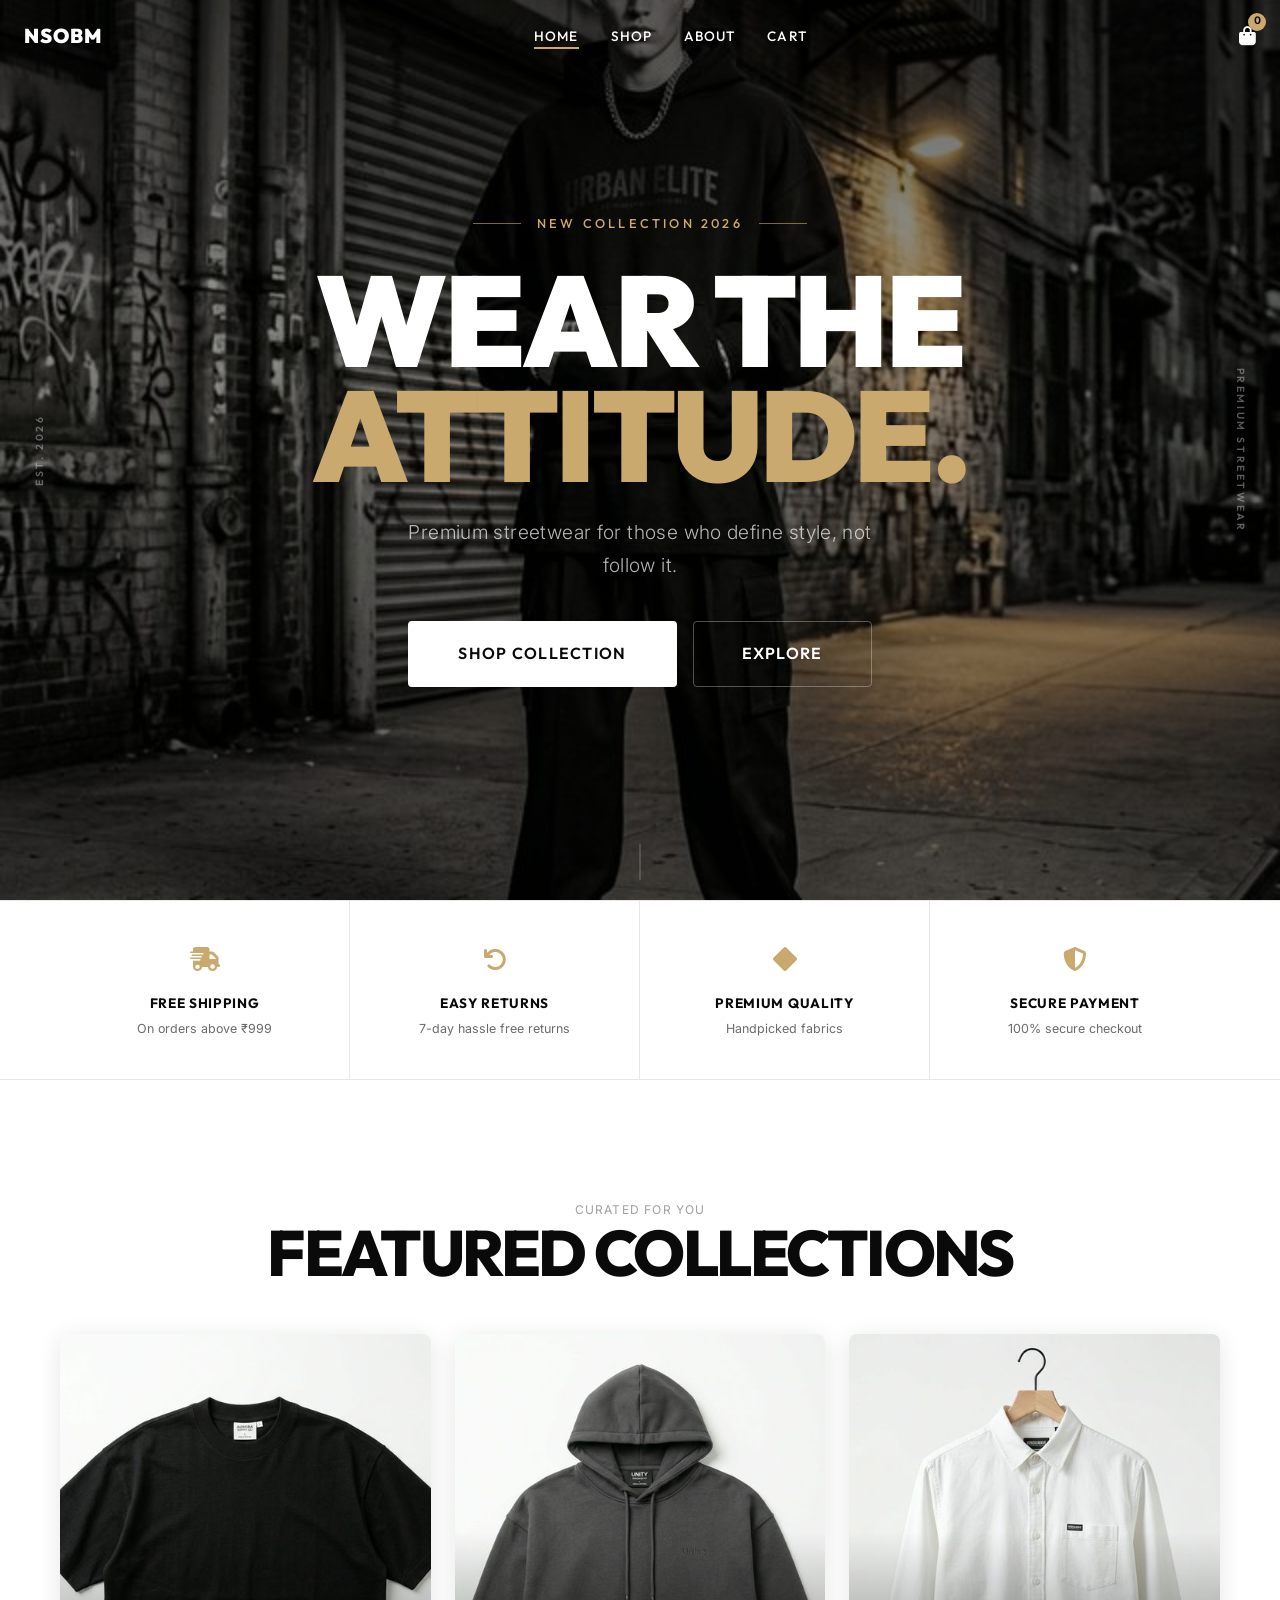
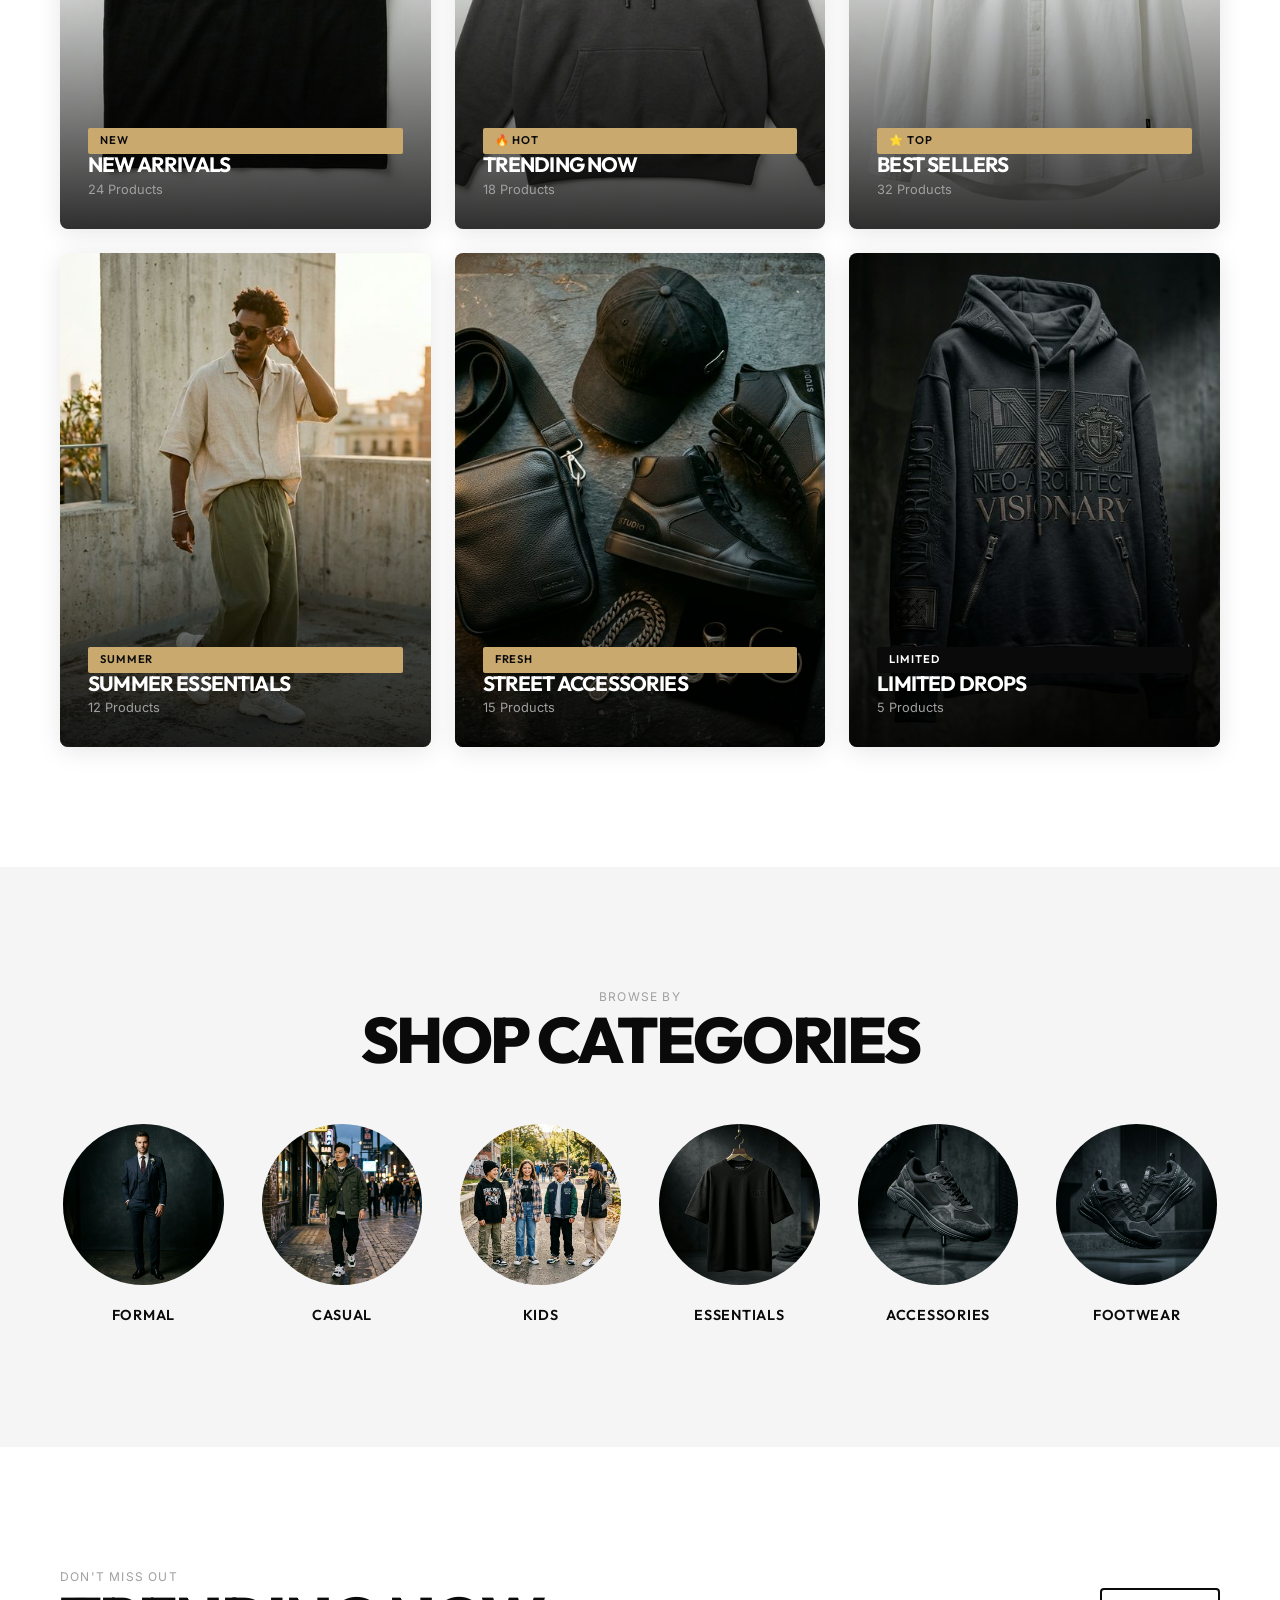
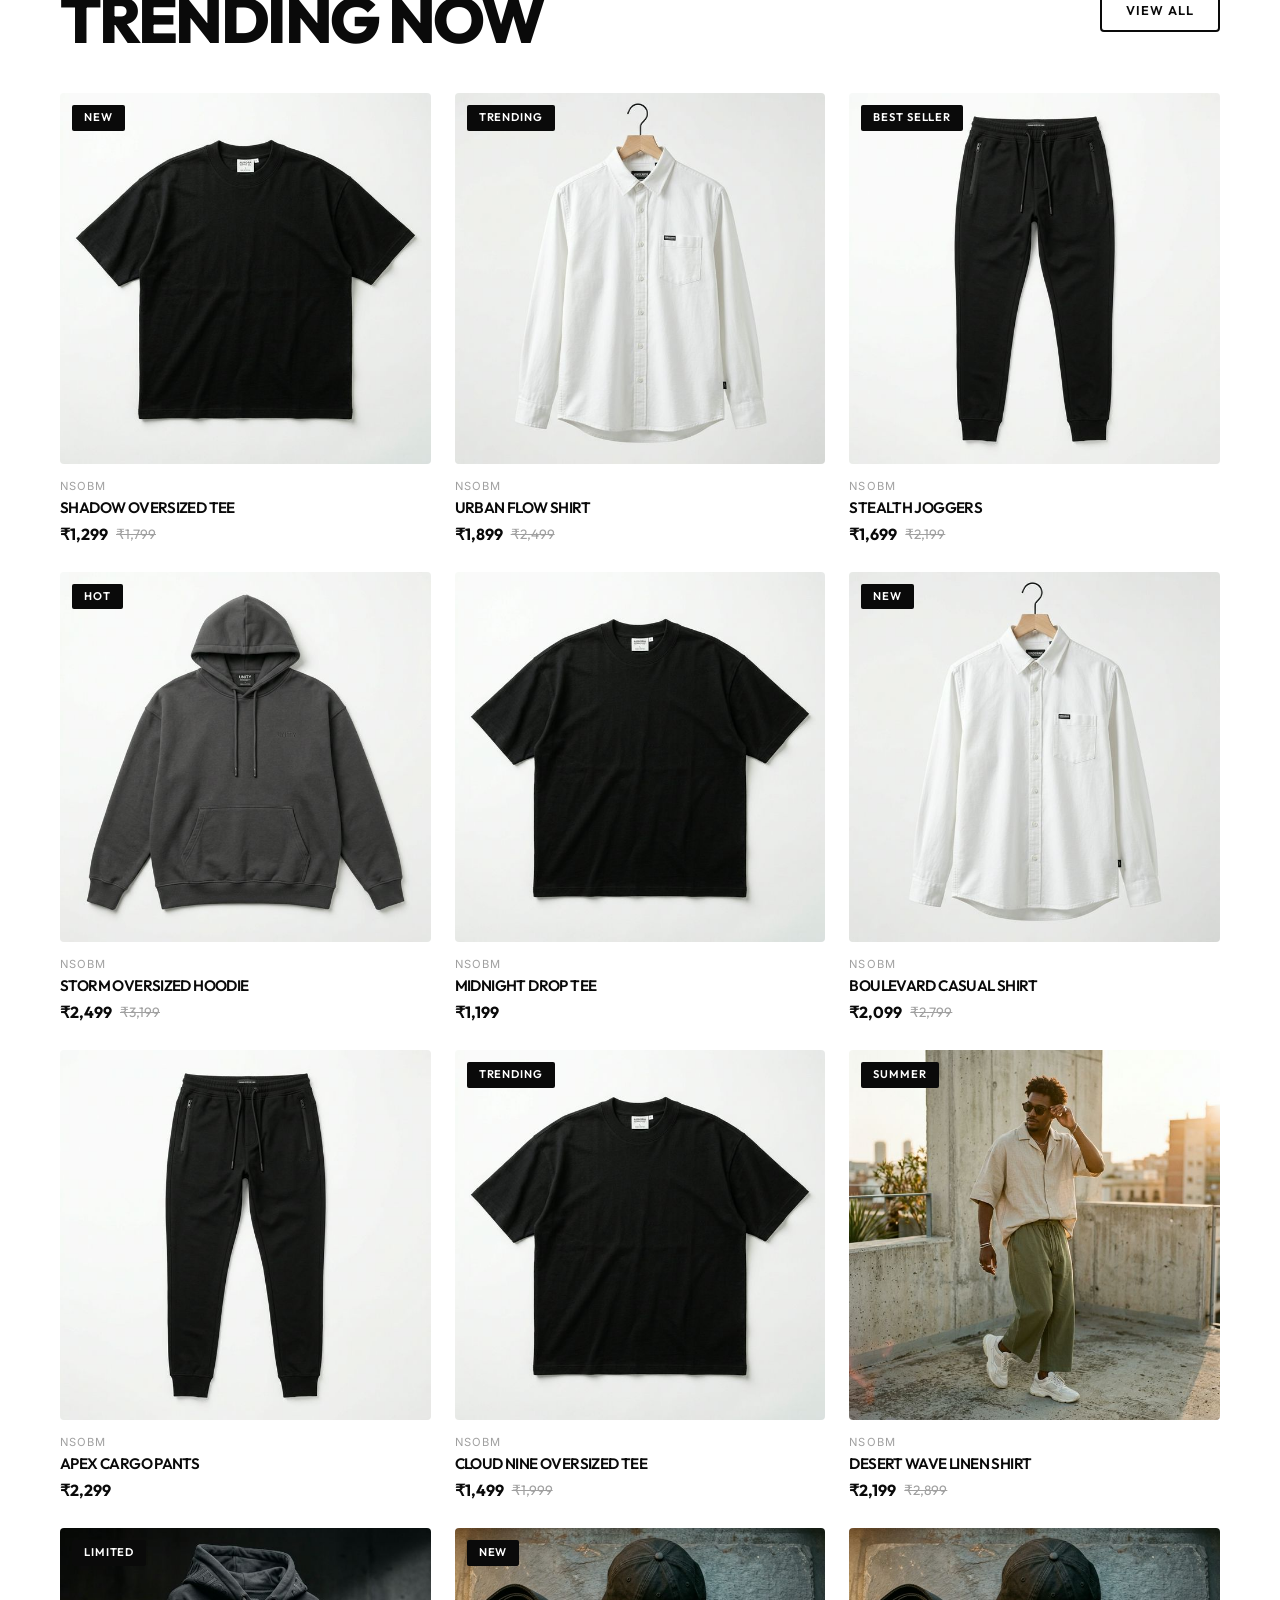
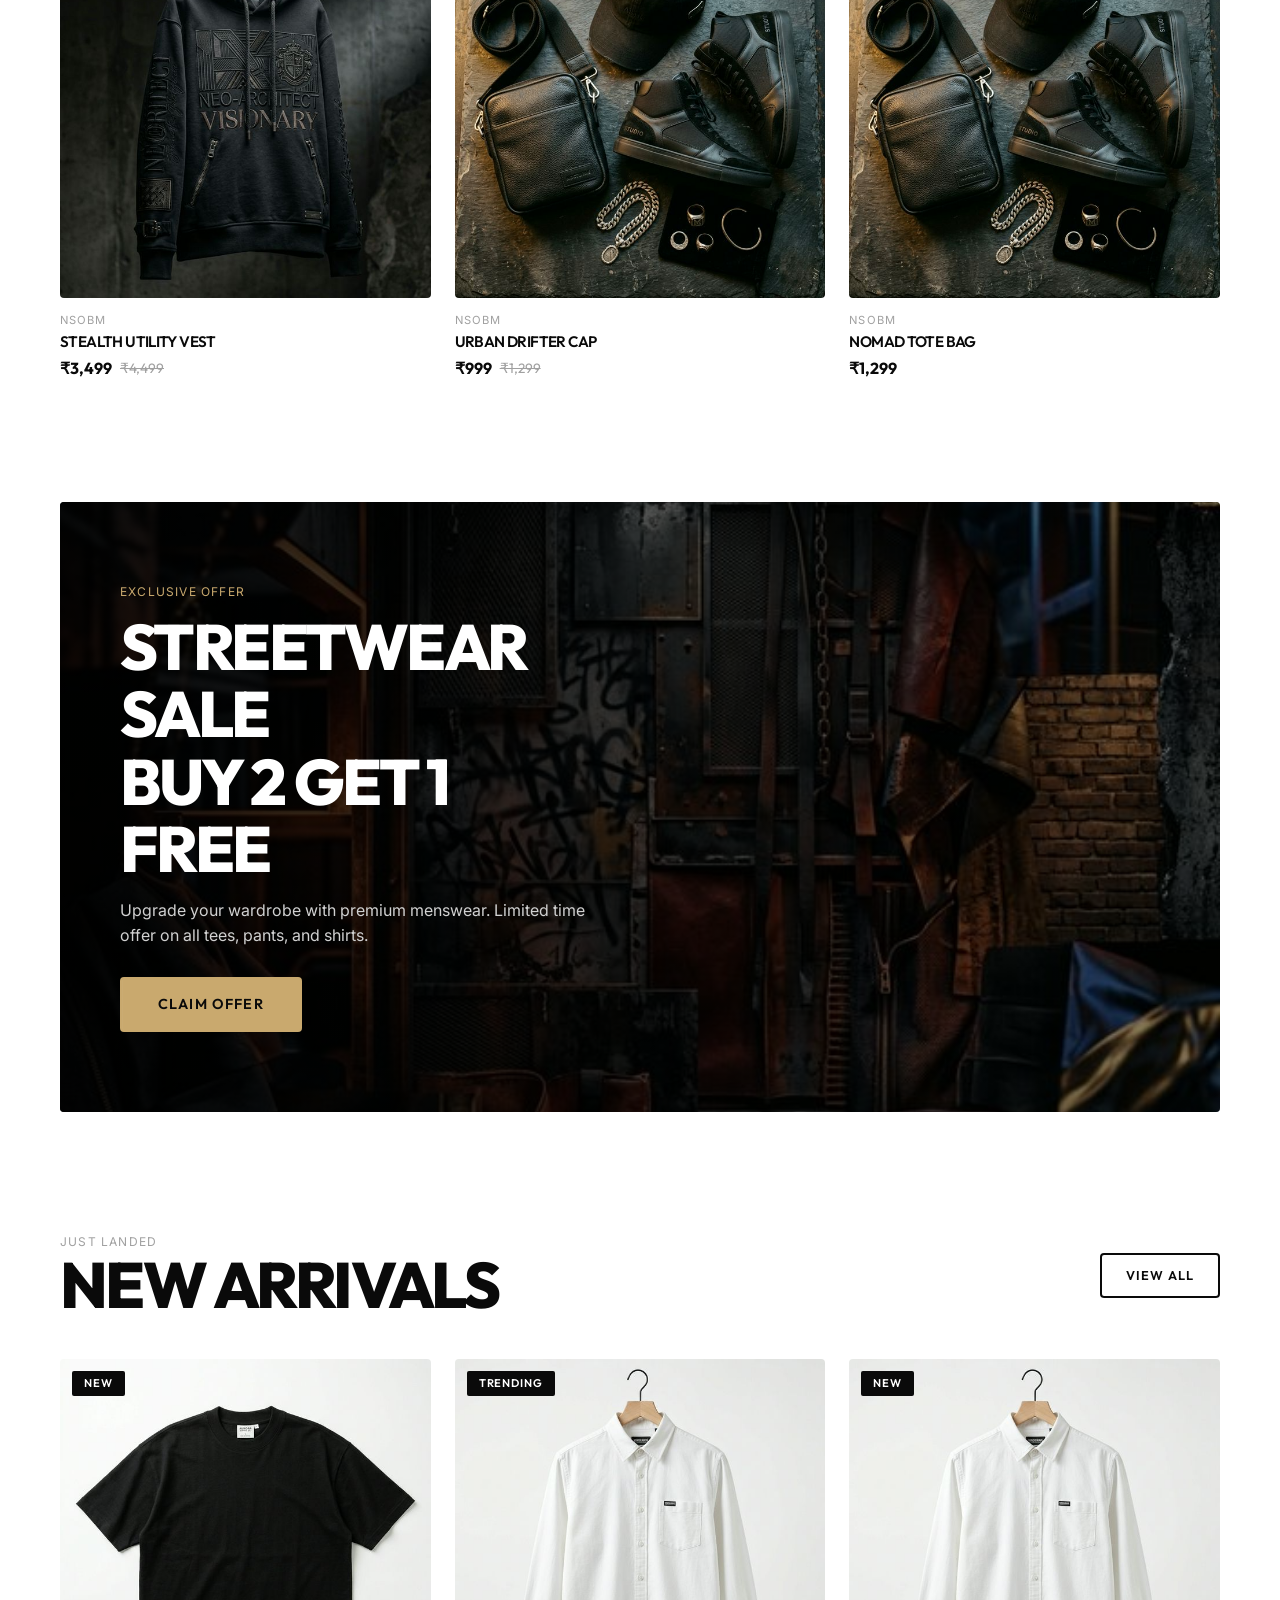
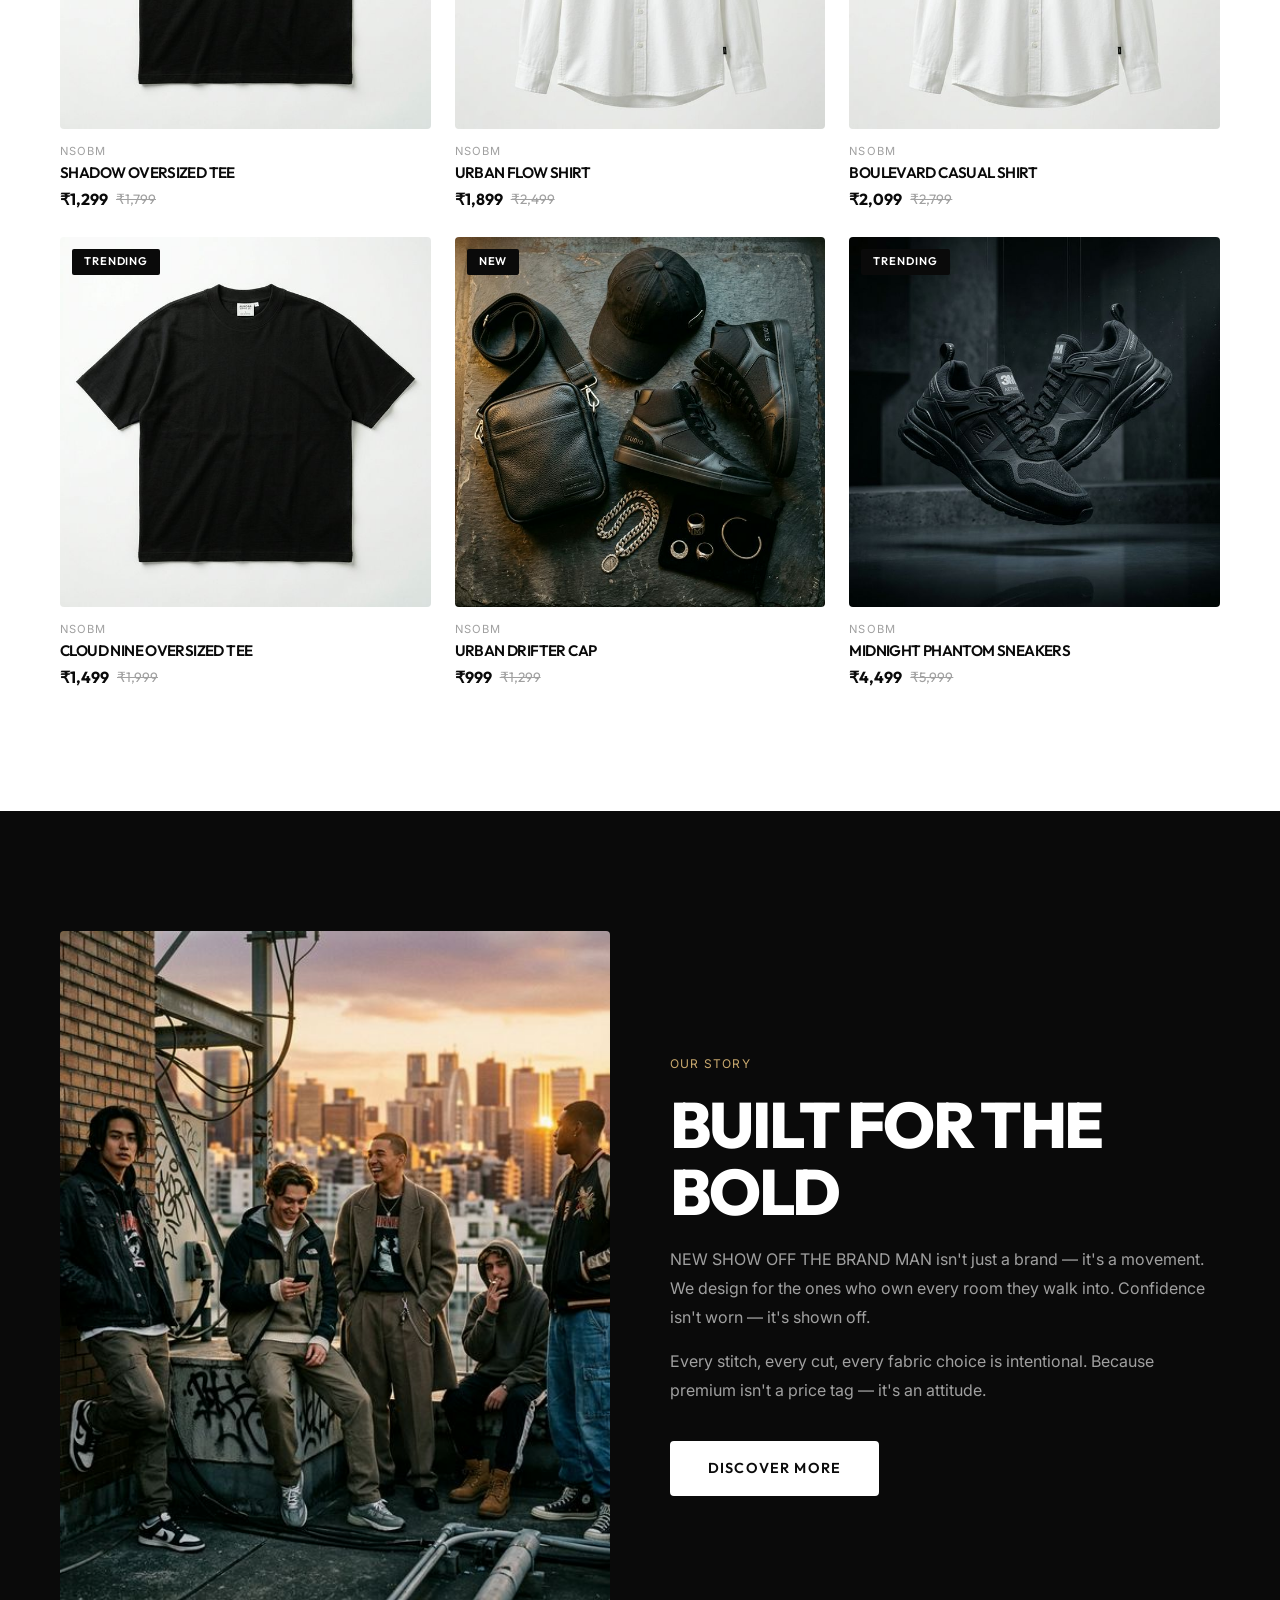
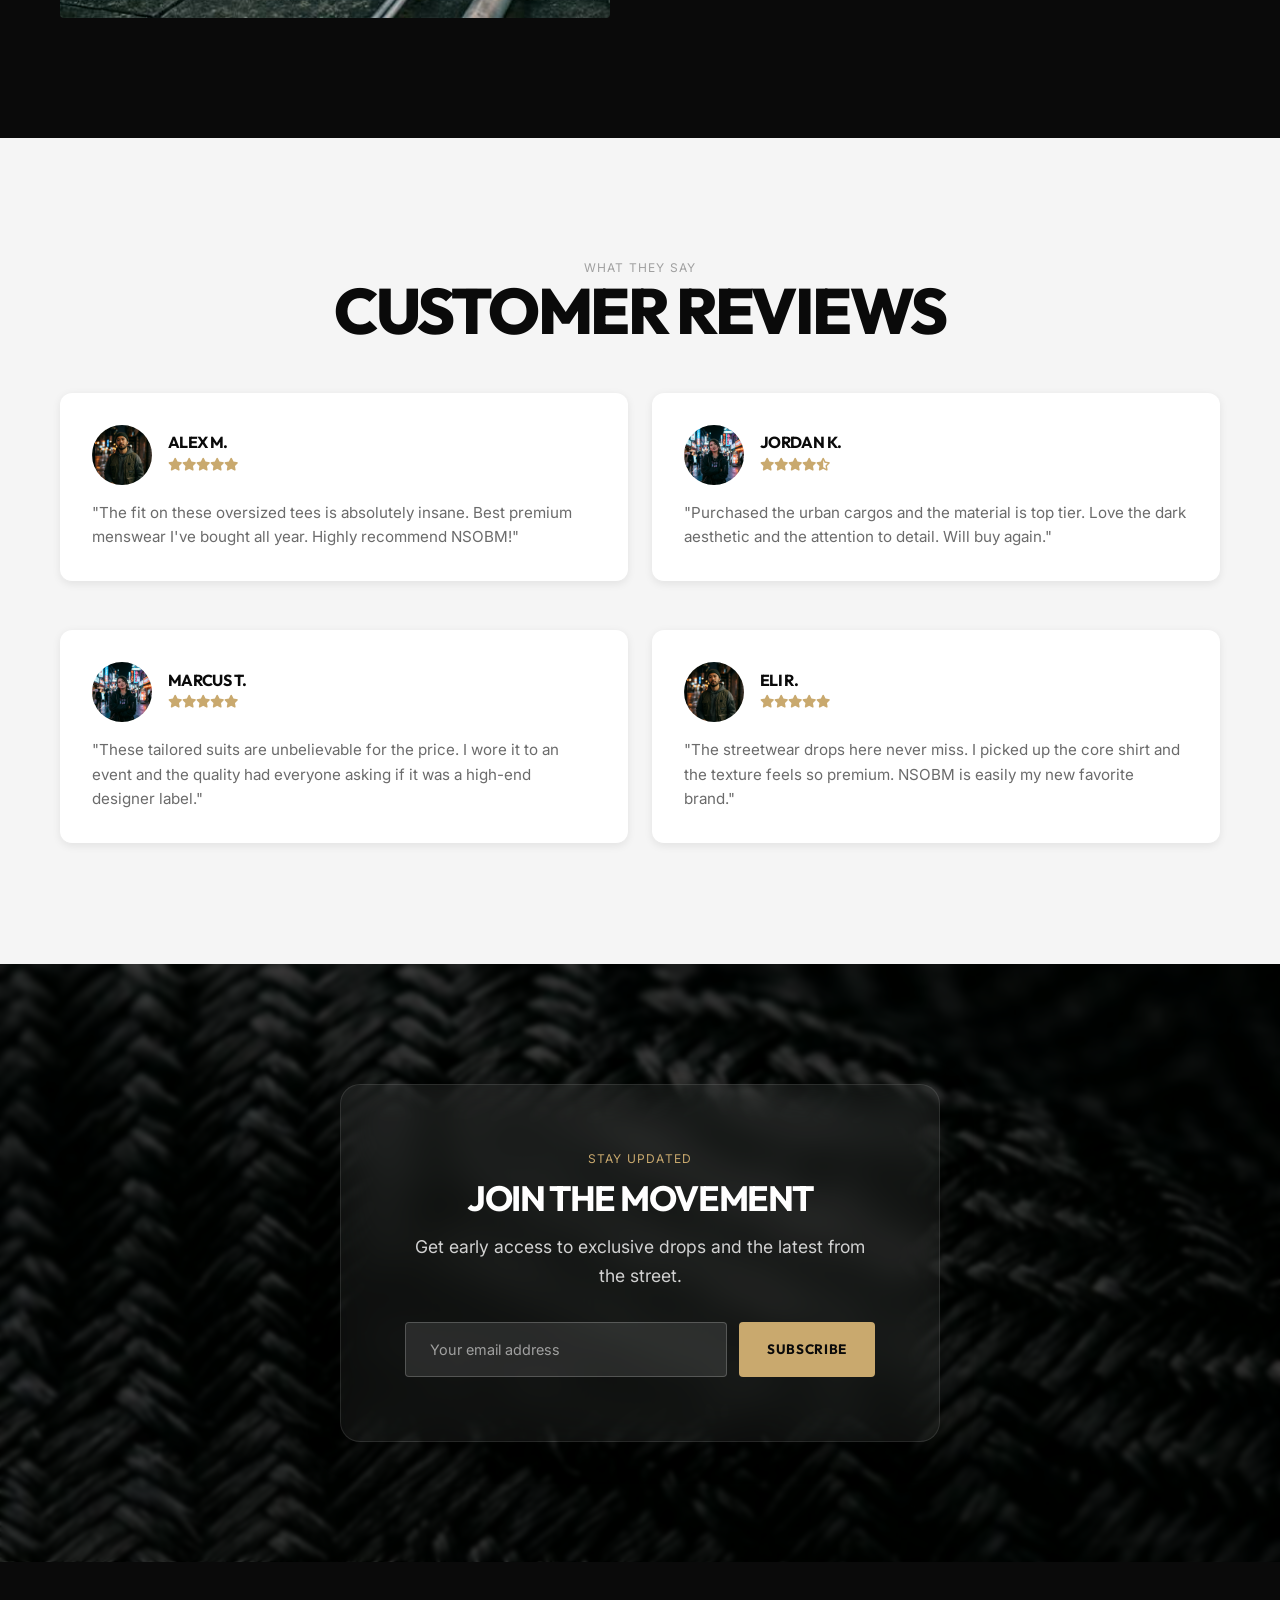
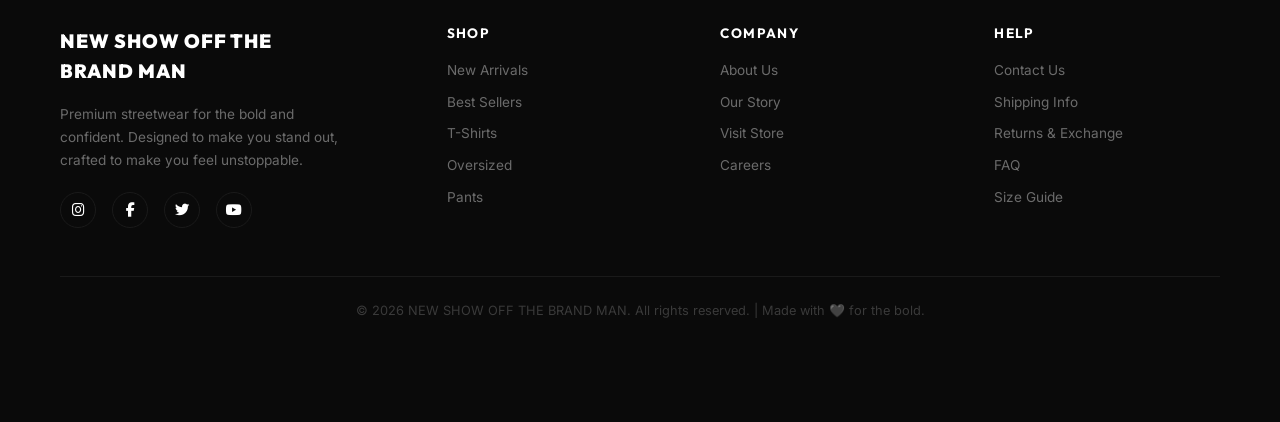
<file: index.html>
<!DOCTYPE html>
<html lang="en">

<head>
    <meta charset="UTF-8">
    <meta name="viewport" content="width=device-width, initial-scale=1.0">
    <title>NEW SHOW OFF THE BRAND MAN — Wear the Attitude</title>
    <meta name="description"
        content="Premium streetwear and fashion brand. Bold, confident, urban style for the modern man. Shop T-Shirts, Shirts, Pants, Oversized fits and more.">
    <link rel="stylesheet" href="styles.css">
    <link rel="stylesheet" href="https://cdnjs.cloudflare.com/ajax/libs/font-awesome/6.5.0/css/all.min.css">
</head>

<body class="page-enter">

    <!-- Navbar -->
    <nav class="navbar" id="navbar">
        <div class="container navbar__inner">
            <a href="index.html" class="navbar__logo">NSOBM</a>
            <ul class="navbar__menu">
                <li><a href="index.html" class="navbar__link active">Home</a></li>
                <li><a href="shop.html" class="navbar__link">Shop</a></li>
                <li><a href="about.html" class="navbar__link">About</a></li>
                <li><a href="cart.html" class="navbar__link">Cart</a></li>
            </ul>
            <div class="navbar__icons">
                <a href="cart.html" class="navbar__icon" id="cartIcon">
                    <i class="fas fa-shopping-bag"></i>
                    <span class="navbar__cart-count" id="cartCount">0</span>
                </a>
                <div class="hamburger" id="hamburger" onclick="toggleMobileNav()">
                    <span></span><span></span><span></span>
                </div>
            </div>
        </div>
    </nav>

    <!-- Mobile Nav -->
    <div class="mobile-overlay" id="mobileOverlay" onclick="toggleMobileNav()"></div>
    <div class="mobile-nav" id="mobileNav">
        <span class="mobile-nav__close" onclick="toggleMobileNav()"><i class="fas fa-times"></i></span>
        <a href="index.html" class="mobile-nav__link">Home</a>
        <a href="shop.html" class="mobile-nav__link">Shop</a>
        <a href="about.html" class="mobile-nav__link">About</a>
        <a href="cart.html" class="mobile-nav__link">Cart</a>
    </div>

    <!-- Hero -->
    <section class="hero" id="hero">
        <div class="hero__bg">
            <img src="images/hero-banner.png" alt="NEW SHOW OFF THE BRAND MAN — Premium Streetwear">
        </div>
        <div class="hero__overlay"></div>

        <!-- Side Labels -->
        <div class="hero__side-label hero__side-label--left">EST. 2026</div>
        <div class="hero__side-label hero__side-label--right">PREMIUM STREETWEAR</div>

        <div class="hero__content-wrap">
            <div class="hero__eyebrow fade-up">
                <span class="hero__line"></span>
                <span>New Collection 2026</span>
                <span class="hero__line"></span>
            </div>
            <h1 class="hero__headline fade-up">WEAR THE<br><span class="hero__headline-accent">ATTITUDE.</span></h1>
            <p class="hero__subtitle fade-up">Premium streetwear for those who define style, not follow it.</p>
            <div class="hero__cta fade-up">
                <a href="shop.html" class="btn btn-white btn-lg">Shop Collection</a>
                <a href="#collections" class="btn btn-ghost btn-lg">Explore</a>
            </div>
        </div>

        <!-- Scroll Indicator -->
        <div class="hero__scroll-indicator">
            <div class="hero__scroll-line"></div>
        </div>
    </section>

    <!-- Features Bar -->
    <section class="features">
        <div class="container-fluid">
            <div class="features__grid">
                <div class="feature-item fade-up">
                    <div class="feature-item__icon"><i class="fas fa-truck-fast"></i></div>
                    <div class="feature-item__title">Free Shipping</div>
                    <div class="feature-item__desc">On orders above ₹999</div>
                </div>
                <div class="feature-item fade-up">
                    <div class="feature-item__icon"><i class="fas fa-arrow-rotate-left"></i></div>
                    <div class="feature-item__title">Easy Returns</div>
                    <div class="feature-item__desc">7-day hassle free returns</div>
                </div>
                <div class="feature-item fade-up">
                    <div class="feature-item__icon"><i class="fas fa-diamond"></i></div>
                    <div class="feature-item__title">Premium Quality</div>
                    <div class="feature-item__desc">Handpicked fabrics</div>
                </div>
                <div class="feature-item fade-up">
                    <div class="feature-item__icon"><i class="fas fa-shield-halved"></i></div>
                    <div class="feature-item__title">Secure Payment</div>
                    <div class="feature-item__desc">100% secure checkout</div>
                </div>
            </div>
        </div>
    </section>

    <!-- Collections -->
    <section class="section" id="collections">
        <div class="container-fluid">
            <div class="collections__header text-center fade-up">
                <p class="text-xs">Curated For You</p>
                <h2 class="heading-lg">Featured Collections</h2>
            </div>
            <div class="grid grid-3" id="collectionsGrid">
                <a href="shop.html" class="collection-card fade-up">
                    <img src="images/product-tshirt.png" alt="New Arrivals">
                    <div class="collection-card__overlay">
                        <span class="badge badge-accent">New</span>
                        <h3 class="collection-card__title">New Arrivals</h3>
                        <p class="collection-card__count">24 Products</p>
                    </div>
                </a>
                <a href="shop.html" class="collection-card fade-up">
                    <img src="images/product-oversized.png" alt="Trending Now">
                    <div class="collection-card__overlay">
                        <span class="badge badge-accent">🔥 Hot</span>
                        <h3 class="collection-card__title">Trending Now</h3>
                        <p class="collection-card__count">18 Products</p>
                    </div>
                </a>
                <a href="shop.html" class="collection-card fade-up">
                    <img src="images/product-shirt.png" alt="Best Sellers">
                    <div class="collection-card__overlay">
                        <span class="badge badge-accent">⭐ Top</span>
                        <h3 class="collection-card__title">Best Sellers</h3>
                        <p class="collection-card__count">32 Products</p>
                    </div>
                </a>
                <!-- New Collections -->
                <a href="shop.html" class="collection-card fade-up">
                    <img src="images/coll-summer.png" alt="Summer Essentials">
                    <div class="collection-card__overlay">
                        <span class="badge badge-accent">Summer</span>
                        <h3 class="collection-card__title">Summer Essentials</h3>
                        <p class="collection-card__count">12 Products</p>
                    </div>
                </a>
                <a href="shop.html" class="collection-card fade-up">
                    <img src="images/coll-acc.png" alt="Street Accessories">
                    <div class="collection-card__overlay">
                        <span class="badge badge-accent">Fresh</span>
                        <h3 class="collection-card__title">Street Accessories</h3>
                        <p class="collection-card__count">15 Products</p>
                    </div>
                </a>
                <a href="shop.html" class="collection-card fade-up">
                    <img src="images/coll-limit.png" alt="Limited Edition">
                    <div class="collection-card__overlay">
                        <span class="badge badge-dark">Limited</span>
                        <h3 class="collection-card__title">Limited Drops</h3>
                        <p class="collection-card__count">5 Products</p>
                    </div>
                </a>
            </div>
        </div>
    </section>

    <!-- Categories -->
    <section class="section section--gray">
        <div class="container-fluid">
            <div class="text-center fade-up" style="margin-bottom:48px">
                <p class="text-xs">Browse By</p>
                <h2 class="heading-lg">Shop Categories</h2>
            </div>
            <div class="grid categories-grid" id="categoriesGrid">
                <a href="shop.html" class="category-item fade-up">
                    <div class="category-item__img"><img src="images/cat_formal.png" alt="Formal"></div>
                    <div class="category-item__name">Formal</div>
                </a>
                <a href="shop.html" class="category-item fade-up">
                    <div class="category-item__img"><img src="images/cat_casual.png" alt="Casual"></div>
                    <div class="category-item__name">Casual</div>
                </a>
                <a href="shop.html" class="category-item fade-up">
                    <div class="category-item__img"><img src="images/cat_kids.png" alt="Kids"></div>
                    <div class="category-item__name">Kids</div>
                </a>
                <a href="shop.html" class="category-item fade-up">
                    <div class="category-item__img"><img src="images/prod_mens_tshirt.png" alt="Essentials"></div>
                    <div class="category-item__name">Essentials</div>
                </a>
                <a href="shop.html" class="category-item fade-up">
                    <div class="category-item__img"><img src="images/cat_accessories.png" alt="Accessories"></div>
                    <div class="category-item__name">Accessories</div>
                </a>
                <a href="shop.html" class="category-item fade-up">
                    <div class="category-item__img"><img src="images/prod_shoes.png" alt="Footwear"></div>
                    <div class="category-item__name">Footwear</div>
                </a>
            </div>
        </div>
    </section>

    <!-- Trending Products -->
    <section class="section">
        <div class="container-fluid">
            <div class="flex-between fade-up" style="margin-bottom:40px">
                <div>
                    <p class="text-xs">Don't Miss Out</p>
                    <h2 class="heading-lg">Trending Now</h2>
                </div>
                <a href="shop.html" class="btn btn-outline btn-sm">View All</a>
            </div>
            <div class="products-grid" id="trendingGrid"></div>
        </div>
    </section>

    <!-- Promo Banner (Offers) -->
    <section class="section" style="padding:0">
        <div class="container-fluid">
            <div class="promo fade-up">
                <div class="promo__bg"><img src="images/promo_sale.png" alt="Flash Sale"></div>
                <div class="promo__overlay"
                    style="background: linear-gradient(to right, rgba(0,0,0,0.9) 0%, rgba(0,0,0,0.4) 100%);"></div>
                <div class="promo__content">
                    <p class="text-xs" style="color:var(--accent)">Exclusive Offer</p>
                    <h2 class="heading-lg" style="color:#fff">Streetwear Sale<br>Buy 2 Get 1 Free</h2>
                    <p>Upgrade your wardrobe with premium menswear. Limited time offer on all tees, pants, and shirts.
                    </p>
                    <a href="shop.html" class="btn btn-accent">Claim Offer</a>
                </div>
            </div>
        </div>
    </section>

    <!-- New Arrivals -->
    <section class="section">
        <div class="container-fluid">
            <div class="flex-between fade-up" style="margin-bottom:40px">
                <div>
                    <p class="text-xs">Just Landed</p>
                    <h2 class="heading-lg">New Arrivals</h2>
                </div>
                <a href="shop.html" class="btn btn-outline btn-sm">View All</a>
            </div>
            <div class="products-grid" id="newArrivalsGrid"></div>
        </div>
    </section>

    <!-- Brand Story Teaser -->
    <section class="section section--dark">
        <div class="container-fluid">
            <div class="about-story">
                <div class="about-story__img fade-up">
                    <img src="images/brand-lifestyle.png" alt="NSOBM Lifestyle">
                </div>
                <div class="about-story__content fade-up">
                    <p class="text-xs" style="color:var(--accent)">Our Story</p>
                    <h2 class="heading-lg" style="color:#fff">Built for the Bold</h2>
                    <p style="color:var(--gray-300)">NEW SHOW OFF THE BRAND MAN isn't just a brand — it's a movement. We
                        design for the ones who own every room they walk into. Confidence isn't worn — it's shown off.
                    </p>
                    <p style="color:var(--gray-300)">Every stitch, every cut, every fabric choice is intentional.
                        Because premium isn't a price tag — it's an attitude.</p>
                    <a href="about.html" class="btn btn-white" style="margin-top:20px">Discover More</a>
                </div>
            </div>
        </div>
    </section>

    <!-- Customer Reviews -->
    <section class="section section--gray">
        <div class="container-fluid">
            <div class="text-center fade-up" style="margin-bottom:48px">
                <p class="text-xs">What They Say</p>
                <h2 class="heading-lg">Customer Reviews</h2>
            </div>
            <div class="grid grid-2">
                <div class="review-card fade-up"
                    style="background:#fff; padding:32px; border-radius:12px; box-shadow:var(--shadow-sm);">
                    <div style="display:flex; align-items:center; gap:16px; margin-bottom:16px;">
                        <img src="images/avatar_1.png" alt="Alex M."
                            style="width:60px; height:60px; border-radius:50%; object-fit:cover;">
                        <div>
                            <h4 style="font-family:var(--font-display); font-weight:700; margin-bottom:4px;">Alex M.
                            </h4>
                            <div style="color:var(--accent); font-size:0.8rem;"><i class="fas fa-star"></i><i
                                    class="fas fa-star"></i><i class="fas fa-star"></i><i class="fas fa-star"></i><i
                                    class="fas fa-star"></i></div>
                        </div>
                    </div>
                    <p style="color:var(--gray-400); font-size:0.95rem;">"The fit on these oversized tees is absolutely
                        insane. Best premium menswear I've bought all year. Highly recommend NSOBM!"</p>
                </div>
                <div class="review-card fade-up"
                    style="background:#fff; padding:32px; border-radius:12px; box-shadow:var(--shadow-sm);">
                    <div style="display:flex; align-items:center; gap:16px; margin-bottom:16px;">
                        <img src="images/avatar_2.png" alt="Jordan K."
                            style="width:60px; height:60px; border-radius:50%; object-fit:cover;">
                        <div>
                            <h4 style="font-family:var(--font-display); font-weight:700; margin-bottom:4px;">Jordan K.
                            </h4>
                            <div style="color:var(--accent); font-size:0.8rem;"><i class="fas fa-star"></i><i
                                    class="fas fa-star"></i><i class="fas fa-star"></i><i class="fas fa-star"></i><i
                                    class="fas fa-star-half-alt"></i></div>
                        </div>
                    </div>
                    <p style="color:var(--gray-400); font-size:0.95rem;">"Purchased the urban cargos and the material is
                        top tier. Love the dark aesthetic and the attention to detail. Will buy again."</p>
                </div>
                <div class="review-card fade-up"
                    style="background:#fff; padding:32px; border-radius:12px; box-shadow:var(--shadow-sm); margin-top:24px;">
                    <div style="display:flex; align-items:center; gap:16px; margin-bottom:16px;">
                        <img src="images/avatar_2.png" alt="Marcus T."
                            style="width:60px; height:60px; border-radius:50%; object-fit:cover;">
                        <div>
                            <h4 style="font-family:var(--font-display); font-weight:700; margin-bottom:4px;">Marcus T.
                            </h4>
                            <div style="color:var(--accent); font-size:0.8rem;"><i class="fas fa-star"></i><i
                                    class="fas fa-star"></i><i class="fas fa-star"></i><i class="fas fa-star"></i><i
                                    class="fas fa-star"></i></div>
                        </div>
                    </div>
                    <p style="color:var(--gray-400); font-size:0.95rem;">"These tailored suits are unbelievable for the
                        price. I wore it to an event and the quality had everyone asking if it was a high-end designer
                        label."</p>
                </div>
                <div class="review-card fade-up"
                    style="background:#fff; padding:32px; border-radius:12px; box-shadow:var(--shadow-sm); margin-top:24px;">
                    <div style="display:flex; align-items:center; gap:16px; margin-bottom:16px;">
                        <img src="images/avatar_1.png" alt="Eli R."
                            style="width:60px; height:60px; border-radius:50%; object-fit:cover;">
                        <div>
                            <h4 style="font-family:var(--font-display); font-weight:700; margin-bottom:4px;">Eli R.
                            </h4>
                            <div style="color:var(--accent); font-size:0.8rem;"><i class="fas fa-star"></i><i
                                    class="fas fa-star"></i><i class="fas fa-star"></i><i class="fas fa-star"></i><i
                                    class="fas fa-star"></i></div>
                        </div>
                    </div>
                    <p style="color:var(--gray-400); font-size:0.95rem;">"The streetwear drops here never miss. I picked
                        up the core shirt and the texture feels so premium. NSOBM is easily my new favorite brand."</p>
                </div>
            </div>
        </div>
    </section>

    <!-- Newsletter -->
    <section class="newsletter" id="newsletter">
        <div class="container-fluid">
            <div class="newsletter__inner fade-up">
                <p class="text-xs" style="color:var(--accent);margin-bottom:12px">Stay Updated</p>
                <h2 class="newsletter__title heading-md">Join the Movement</h2>
                <p class="newsletter__desc">Get early access to exclusive drops and the latest from the street.</p>
                <form class="newsletter__form"
                    onsubmit="event.preventDefault();showToast('Welcome to the Movement! 🔥')">
                    <input type="email" class="newsletter__input" placeholder="Your email address" required>
                    <button type="submit" class="newsletter__btn">Subscribe</button>
                </form>
            </div>
        </div>
    </section>

    <!-- Footer -->
    <footer class="footer">
        <div class="container-fluid">
            <div class="footer__grid">
                <div class="footer__brand">
                    <div class="footer__logo">NEW SHOW OFF THE BRAND MAN</div>
                    <p class="footer__desc">Premium streetwear for the bold and confident. Designed to make you stand
                        out, crafted to make you feel unstoppable.</p>
                    <div class="footer__social">
                        <a href="#"><i class="fab fa-instagram"></i></a>
                        <a href="#"><i class="fab fa-facebook-f"></i></a>
                        <a href="#"><i class="fab fa-twitter"></i></a>
                        <a href="#"><i class="fab fa-youtube"></i></a>
                    </div>
                </div>
                <div>
                    <h4 class="footer__title">Shop</h4>
                    <div class="footer__links">
                        <a href="shop.html" class="footer__link">New Arrivals</a>
                        <a href="shop.html" class="footer__link">Best Sellers</a>
                        <a href="shop.html" class="footer__link">T-Shirts</a>
                        <a href="shop.html" class="footer__link">Oversized</a>
                        <a href="shop.html" class="footer__link">Pants</a>
                    </div>
                </div>
                <div>
                    <h4 class="footer__title">Company</h4>
                    <div class="footer__links">
                        <a href="about.html" class="footer__link">About Us</a>
                        <a href="about.html" class="footer__link">Our Story</a>
                        <a href="about.html" class="footer__link">Visit Store</a>
                        <a href="#" class="footer__link">Careers</a>
                    </div>
                </div>
                <div>
                    <h4 class="footer__title">Help</h4>
                    <div class="footer__links">
                        <a href="#" class="footer__link">Contact Us</a>
                        <a href="#" class="footer__link">Shipping Info</a>
                        <a href="#" class="footer__link">Returns & Exchange</a>
                        <a href="#" class="footer__link">FAQ</a>
                        <a href="#" class="footer__link">Size Guide</a>
                    </div>
                </div>
            </div>
            <div class="footer__bottom">
                &copy; 2026 NEW SHOW OFF THE BRAND MAN. All rights reserved. | Made with 🖤 for the bold.
            </div>
        </div>
    </footer>

    <!-- Toast -->
    <div class="toast" id="toast"></div>

    <script src="main.js"></script>
</body>

</html>
</file>
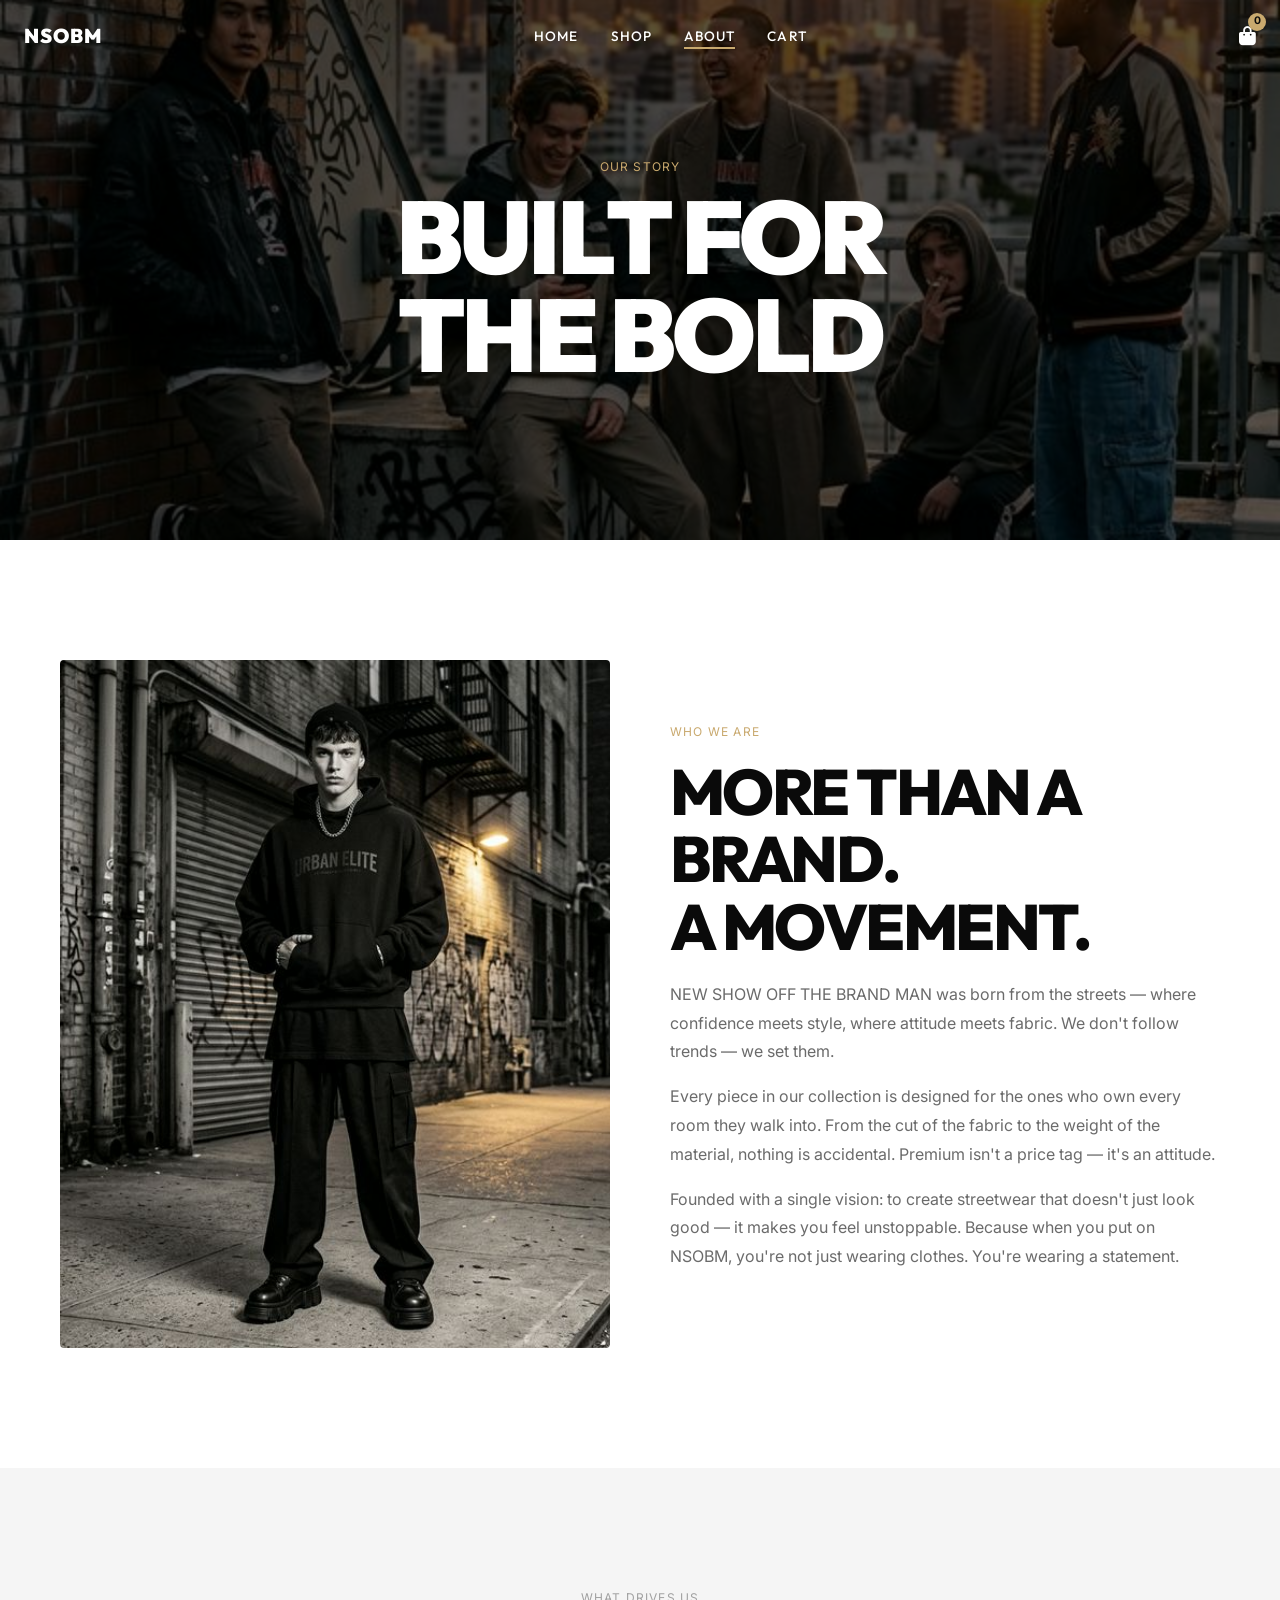
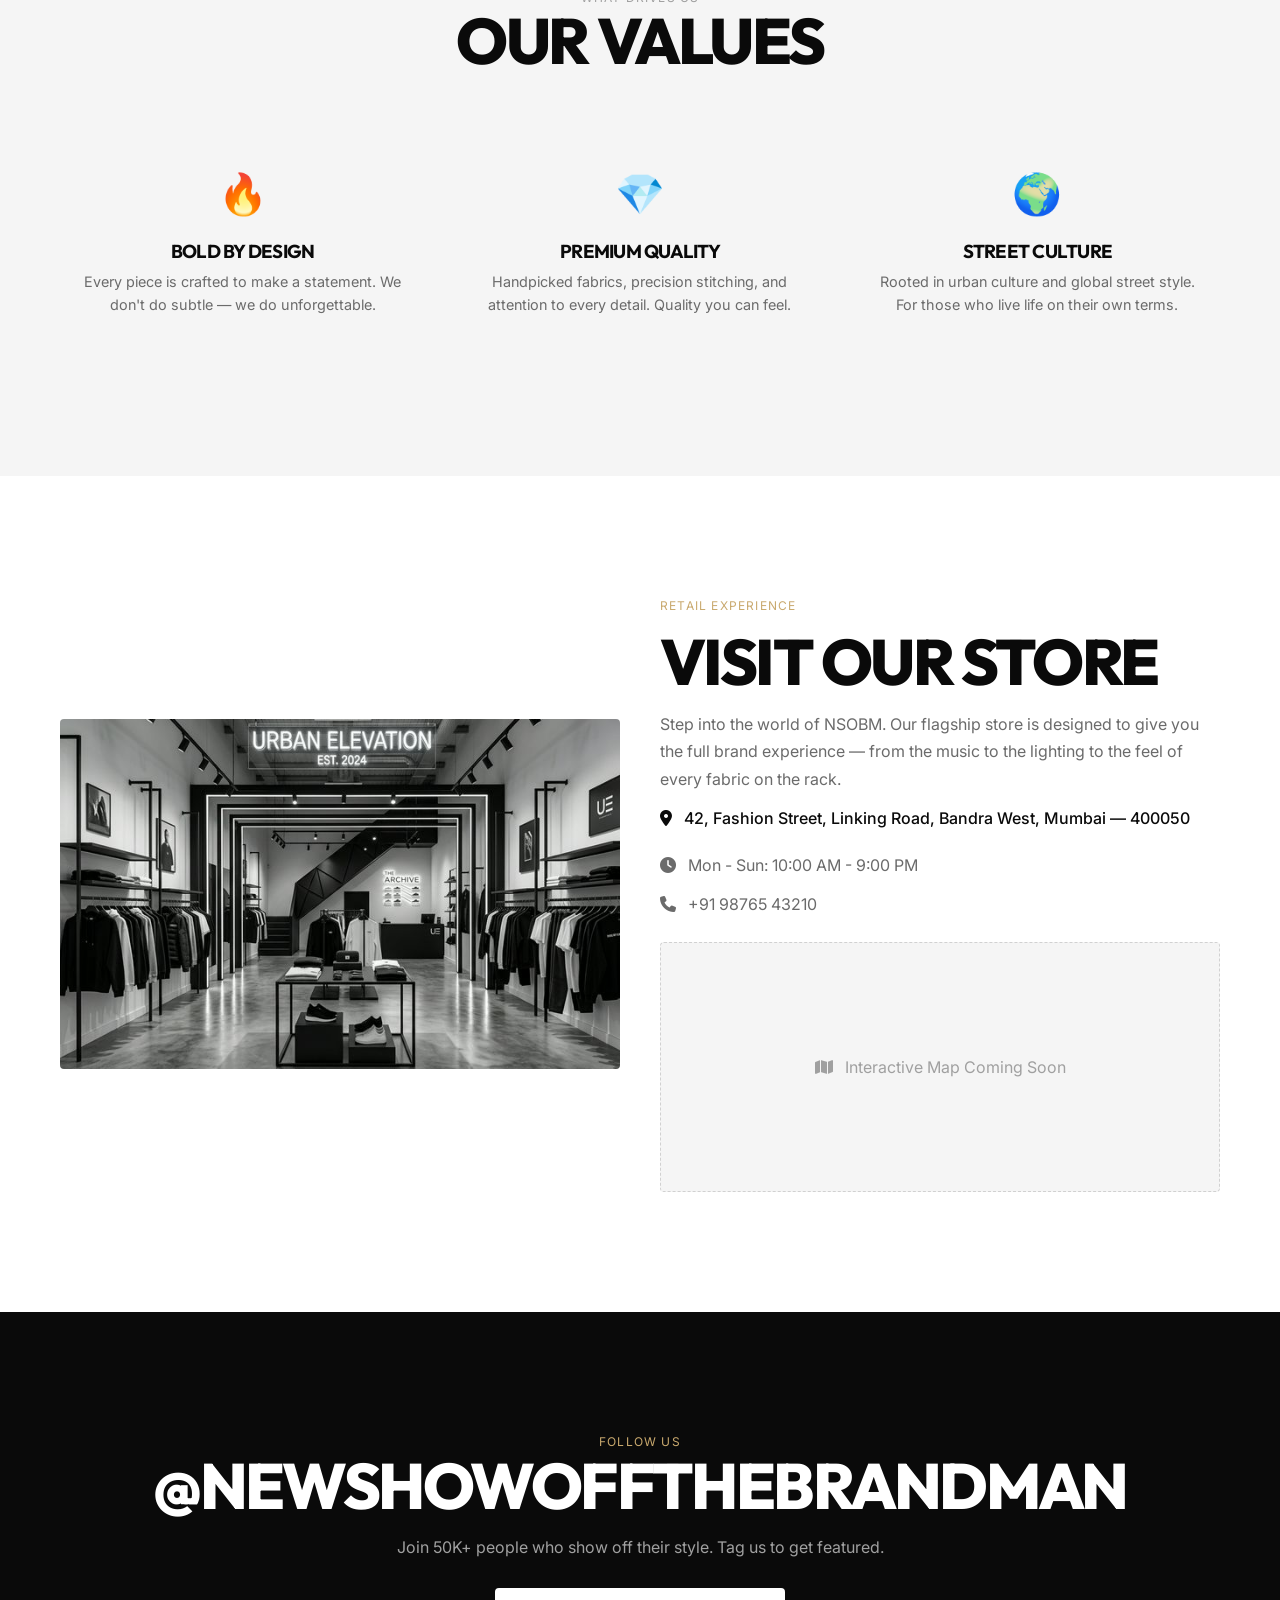
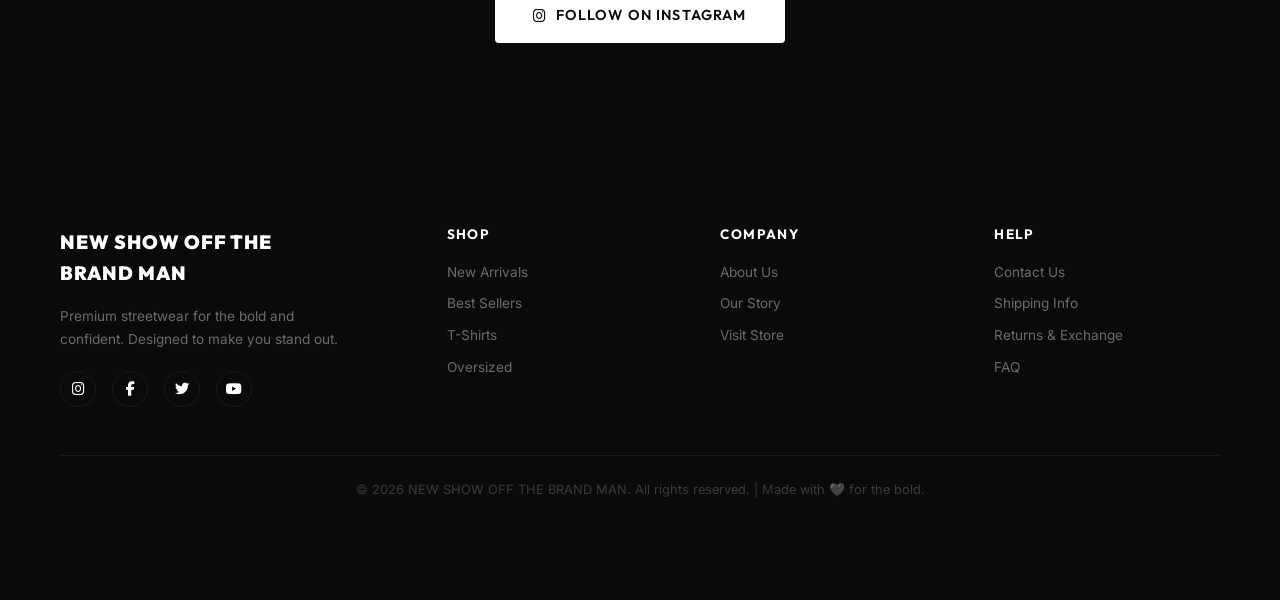
<file: about.html>
<!DOCTYPE html>
<html lang="en">

<head>
    <meta charset="UTF-8">
    <meta name="viewport" content="width=device-width, initial-scale=1.0">
    <title>About — NEW SHOW OFF THE BRAND MAN</title>
    <meta name="description"
        content="Discover the story behind NEW SHOW OFF THE BRAND MAN. Confidence, style, identity — built for the bold.">
    <link rel="stylesheet" href="styles.css">
    <link rel="stylesheet" href="https://cdnjs.cloudflare.com/ajax/libs/font-awesome/6.5.0/css/all.min.css">
</head>

<body class="page-enter">
    <nav class="navbar" id="navbar">
        <div class="container navbar__inner">
            <a href="index.html" class="navbar__logo">NSOBM</a>
            <ul class="navbar__menu">
                <li><a href="index.html" class="navbar__link">Home</a></li>
                <li><a href="shop.html" class="navbar__link">Shop</a></li>
                <li><a href="about.html" class="navbar__link active">About</a></li>
                <li><a href="cart.html" class="navbar__link">Cart</a></li>
            </ul>
            <div class="navbar__icons">
                <a href="cart.html" class="navbar__icon"><i class="fas fa-shopping-bag"></i><span
                        class="navbar__cart-count" id="cartCount">0</span></a>
                <div class="hamburger" onclick="toggleMobileNav()"><span></span><span></span><span></span></div>
            </div>
        </div>
    </nav>
    <div class="mobile-overlay" id="mobileOverlay" onclick="toggleMobileNav()"></div>
    <div class="mobile-nav" id="mobileNav">
        <span class="mobile-nav__close" onclick="toggleMobileNav()"><i class="fas fa-times"></i></span>
        <a href="index.html" class="mobile-nav__link">Home</a><a href="shop.html" class="mobile-nav__link">Shop</a><a
            href="about.html" class="mobile-nav__link">About</a><a href="cart.html" class="mobile-nav__link">Cart</a>
    </div>

    <!-- About Hero -->
    <section class="about-hero">
        <div class="about-hero__bg"><img src="images/brand-lifestyle.png" alt="NSOBM Brand"></div>
        <div class="about-hero__overlay"></div>
        <div class="about-hero__content">
            <p class="text-xs" style="color:var(--accent);margin-bottom:12px">Our Story</p>
            <h1 class="heading-xl">Built for<br>the Bold</h1>
        </div>
    </section>

    <!-- Brand Story -->
    <section class="section">
        <div class="container-fluid">
            <div class="about-story">
                <div class="about-story__img fade-up"><img src="images/hero-banner.png" alt="NSOBM Style"></div>
                <div class="about-story__content fade-up">
                    <p class="text-xs" style="color:var(--accent)">Who We Are</p>
                    <h2 class="heading-lg">More Than a Brand.<br>A Movement.</h2>
                    <p>NEW SHOW OFF THE BRAND MAN was born from the streets — where confidence meets style, where
                        attitude meets fabric. We don't follow trends — we set them.</p>
                    <p>Every piece in our collection is designed for the ones who own every room they walk into. From
                        the cut of the fabric to the weight of the material, nothing is accidental. Premium isn't a
                        price tag — it's an attitude.</p>
                    <p>Founded with a single vision: to create streetwear that doesn't just look good — it makes you
                        feel unstoppable. Because when you put on NSOBM, you're not just wearing clothes. You're wearing
                        a statement.</p>
                </div>
            </div>
        </div>
    </section>

    <!-- Values -->
    <section class="section section--gray">
        <div class="container-fluid">
            <div class="text-center fade-up" style="margin-bottom:48px">
                <p class="text-xs">What Drives Us</p>
                <h2 class="heading-lg">Our Values</h2>
            </div>
            <div class="values-grid">
                <div class="value-card fade-up">
                    <div class="value-card__icon">🔥</div>
                    <h3 class="value-card__title">Bold by Design</h3>
                    <p class="value-card__desc">Every piece is crafted to make a statement. We don't do subtle — we do
                        unforgettable.</p>
                </div>
                <div class="value-card fade-up">
                    <div class="value-card__icon">💎</div>
                    <h3 class="value-card__title">Premium Quality</h3>
                    <p class="value-card__desc">Handpicked fabrics, precision stitching, and attention to every detail.
                        Quality you can feel.</p>
                </div>
                <div class="value-card fade-up">
                    <div class="value-card__icon">🌍</div>
                    <h3 class="value-card__title">Street Culture</h3>
                    <p class="value-card__desc">Rooted in urban culture and global street style. For those who live life
                        on their own terms.</p>
                </div>
            </div>
        </div>
    </section>

    <!-- Visit Our Store -->
    <section class="section">
        <div class="container-fluid">
            <div class="store-section">
                <div class="store-section__img fade-up"><img src="images/store-interior.png" alt="NSOBM Store"></div>
                <div class="store-section__info fade-up">
                    <p class="text-xs" style="color:var(--accent)">Retail Experience</p>
                    <h3 class="heading-lg">Visit Our Store</h3>
                    <p>Step into the world of NSOBM. Our flagship store is designed to give you the full brand
                        experience — from the music to the lighting to the feel of every fabric on the rack.</p>
                    <p class="address"><i class="fas fa-map-marker-alt"></i> &nbsp; 42, Fashion Street, Linking Road,
                        Bandra West, Mumbai — 400050</p>
                    <p><i class="fas fa-clock"></i> &nbsp; Mon - Sun: 10:00 AM - 9:00 PM</p>
                    <p style="margin-top:8px"><i class="fas fa-phone"></i> &nbsp; +91 98765 43210</p>
                    <div class="map-placeholder" style="margin-top:24px">
                        <span><i class="fas fa-map"></i> &nbsp; Interactive Map Coming Soon</span>
                    </div>
                </div>
            </div>
        </div>
    </section>

    <!-- Instagram CTA -->
    <section class="section section--dark text-center">
        <div class="container fade-up">
            <p class="text-xs" style="color:var(--accent)">Follow Us</p>
            <h2 class="heading-lg" style="color:#fff;margin-bottom:16px">@newshowoffthebrandman</h2>
            <p style="color:var(--gray-300);margin-bottom:28px;max-width:500px;margin-left:auto;margin-right:auto">Join
                50K+ people who show off their style. Tag us to get featured.</p>
            <a href="https://instagram.com" target="_blank" class="btn btn-white"><i class="fab fa-instagram"></i>
                Follow on Instagram</a>
        </div>
    </section>

    <!-- Footer -->
    <footer class="footer">
        <div class="container-fluid">
            <div class="footer__grid">
                <div class="footer__brand">
                    <div class="footer__logo">NEW SHOW OFF THE BRAND MAN</div>
                    <p class="footer__desc">Premium streetwear for the bold and confident. Designed to make you stand
                        out.</p>
                    <div class="footer__social"><a href="#"><i class="fab fa-instagram"></i></a><a href="#"><i
                                class="fab fa-facebook-f"></i></a><a href="#"><i class="fab fa-twitter"></i></a><a
                            href="#"><i class="fab fa-youtube"></i></a></div>
                </div>
                <div>
                    <h4 class="footer__title">Shop</h4>
                    <div class="footer__links"><a href="shop.html" class="footer__link">New Arrivals</a><a
                            href="shop.html" class="footer__link">Best Sellers</a><a href="shop.html"
                            class="footer__link">T-Shirts</a><a href="shop.html" class="footer__link">Oversized</a>
                    </div>
                </div>
                <div>
                    <h4 class="footer__title">Company</h4>
                    <div class="footer__links"><a href="about.html" class="footer__link">About Us</a><a
                            href="about.html" class="footer__link">Our Story</a><a href="about.html"
                            class="footer__link">Visit Store</a></div>
                </div>
                <div>
                    <h4 class="footer__title">Help</h4>
                    <div class="footer__links"><a href="#" class="footer__link">Contact Us</a><a href="#"
                            class="footer__link">Shipping Info</a><a href="#" class="footer__link">Returns &
                            Exchange</a><a href="#" class="footer__link">FAQ</a></div>
                </div>
            </div>
            <div class="footer__bottom">&copy; 2026 NEW SHOW OFF THE BRAND MAN. All rights reserved. | Made with 🖤 for
                the bold.</div>
        </div>
    </footer>
    <div class="toast" id="toast"></div>
    <script src="main.js"></script>
</body>

</html>
</file>
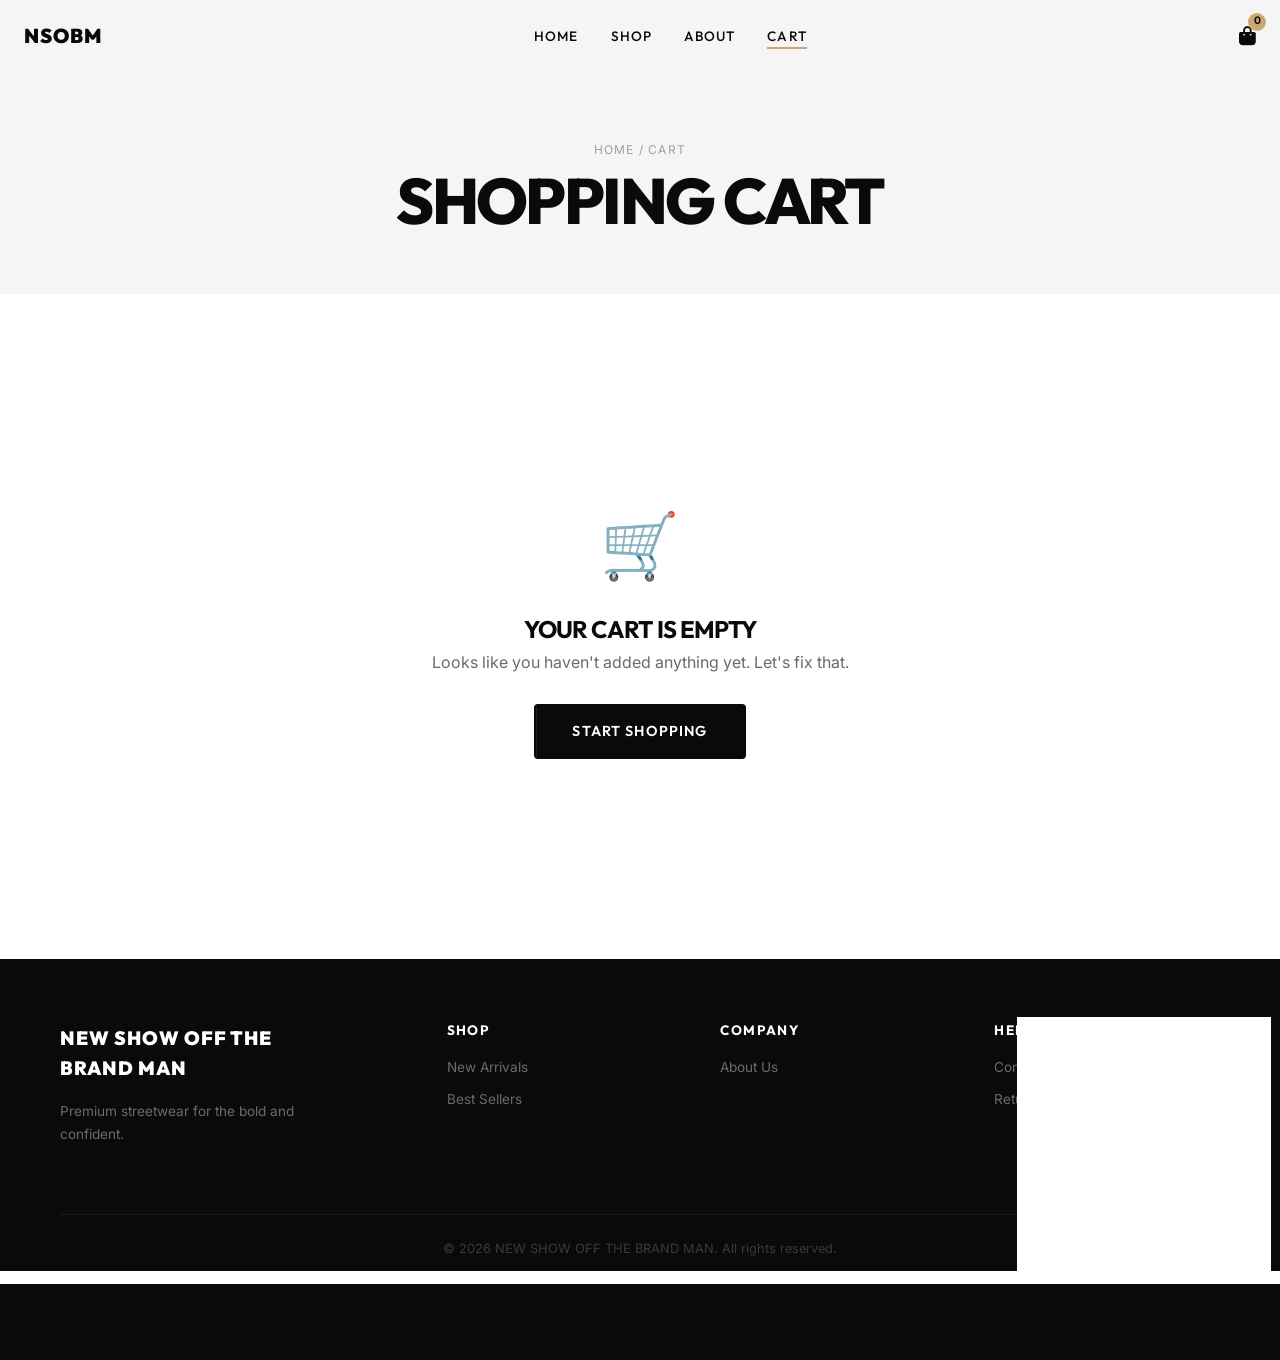
<file: cart.html>
<!DOCTYPE html>
<html lang="en">

<head>
    <meta charset="UTF-8">
    <meta name="viewport" content="width=device-width, initial-scale=1.0">
    <title>Cart — NEW SHOW OFF THE BRAND MAN</title>
    <meta name="description" content="Your shopping cart — review items, update quantities, and proceed to checkout.">
    <link rel="stylesheet" href="styles.css">
    <link rel="stylesheet" href="https://cdnjs.cloudflare.com/ajax/libs/font-awesome/6.5.0/css/all.min.css">
</head>

<body class="page-enter">
    <nav class="navbar scrolled" id="navbar">
        <div class="container navbar__inner">
            <a href="index.html" class="navbar__logo" style="color:var(--black)">NSOBM</a>
            <ul class="navbar__menu">
                <li><a href="index.html" class="navbar__link" style="color:var(--black)">Home</a></li>
                <li><a href="shop.html" class="navbar__link" style="color:var(--black)">Shop</a></li>
                <li><a href="about.html" class="navbar__link" style="color:var(--black)">About</a></li>
                <li><a href="cart.html" class="navbar__link active" style="color:var(--black)">Cart</a></li>
            </ul>
            <div class="navbar__icons">
                <a href="cart.html" class="navbar__icon" style="color:var(--black)"><i
                        class="fas fa-shopping-bag"></i><span class="navbar__cart-count" id="cartCount">0</span></a>
                <div class="hamburger" onclick="toggleMobileNav()"><span style="background:var(--black)"></span><span
                        style="background:var(--black)"></span><span style="background:var(--black)"></span></div>
            </div>
        </div>
    </nav>
    <div class="mobile-overlay" id="mobileOverlay" onclick="toggleMobileNav()"></div>
    <div class="mobile-nav" id="mobileNav">
        <span class="mobile-nav__close" onclick="toggleMobileNav()"><i class="fas fa-times"></i></span>
        <a href="index.html" class="mobile-nav__link">Home</a><a href="shop.html" class="mobile-nav__link">Shop</a><a
            href="about.html" class="mobile-nav__link">About</a><a href="cart.html" class="mobile-nav__link">Cart</a>
    </div>

    <div class="page-header">
        <div class="container-fluid">
            <p class="text-xs">Home / Cart</p>
            <h1 class="heading-lg">Shopping Cart</h1>
        </div>
    </div>

    <section class="section">
        <div class="container-fluid">
            <!-- Empty State -->
            <div class="empty-state" id="cartEmpty" style="display:none">
                <div class="empty-state__icon">🛒</div>
                <h3 class="empty-state__title">Your cart is empty</h3>
                <p class="empty-state__desc">Looks like you haven't added anything yet. Let's fix that.</p>
                <a href="shop.html" class="btn btn-primary">Start Shopping</a>
            </div>
            <!-- Cart Content -->
            <div class="grid cart-layout" id="cartContent">
                <div id="cartItems"></div>
                <div class="cart-summary" id="cartSummary"></div>
            </div>
        </div>
    </section>

    <footer class="footer">
        <div class="container-fluid">
            <div class="footer__grid">
                <div class="footer__brand">
                    <div class="footer__logo">NEW SHOW OFF THE BRAND MAN</div>
                    <p class="footer__desc">Premium streetwear for the bold and confident.</p>
                </div>
                <div>
                    <h4 class="footer__title">Shop</h4>
                    <div class="footer__links"><a href="shop.html" class="footer__link">New Arrivals</a><a
                            href="shop.html" class="footer__link">Best Sellers</a></div>
                </div>
                <div>
                    <h4 class="footer__title">Company</h4>
                    <div class="footer__links"><a href="about.html" class="footer__link">About Us</a></div>
                </div>
                <div>
                    <h4 class="footer__title">Help</h4>
                    <div class="footer__links"><a href="#" class="footer__link">Contact Us</a><a href="#"
                            class="footer__link">Returns</a></div>
                </div>
            </div>
            <div class="footer__bottom">&copy; 2026 NEW SHOW OFF THE BRAND MAN. All rights reserved.</div>
        </div>
    </footer>
    <div class="toast" id="toast"></div>
    <script src="main.js"></script>
</body>

</html>
</file>
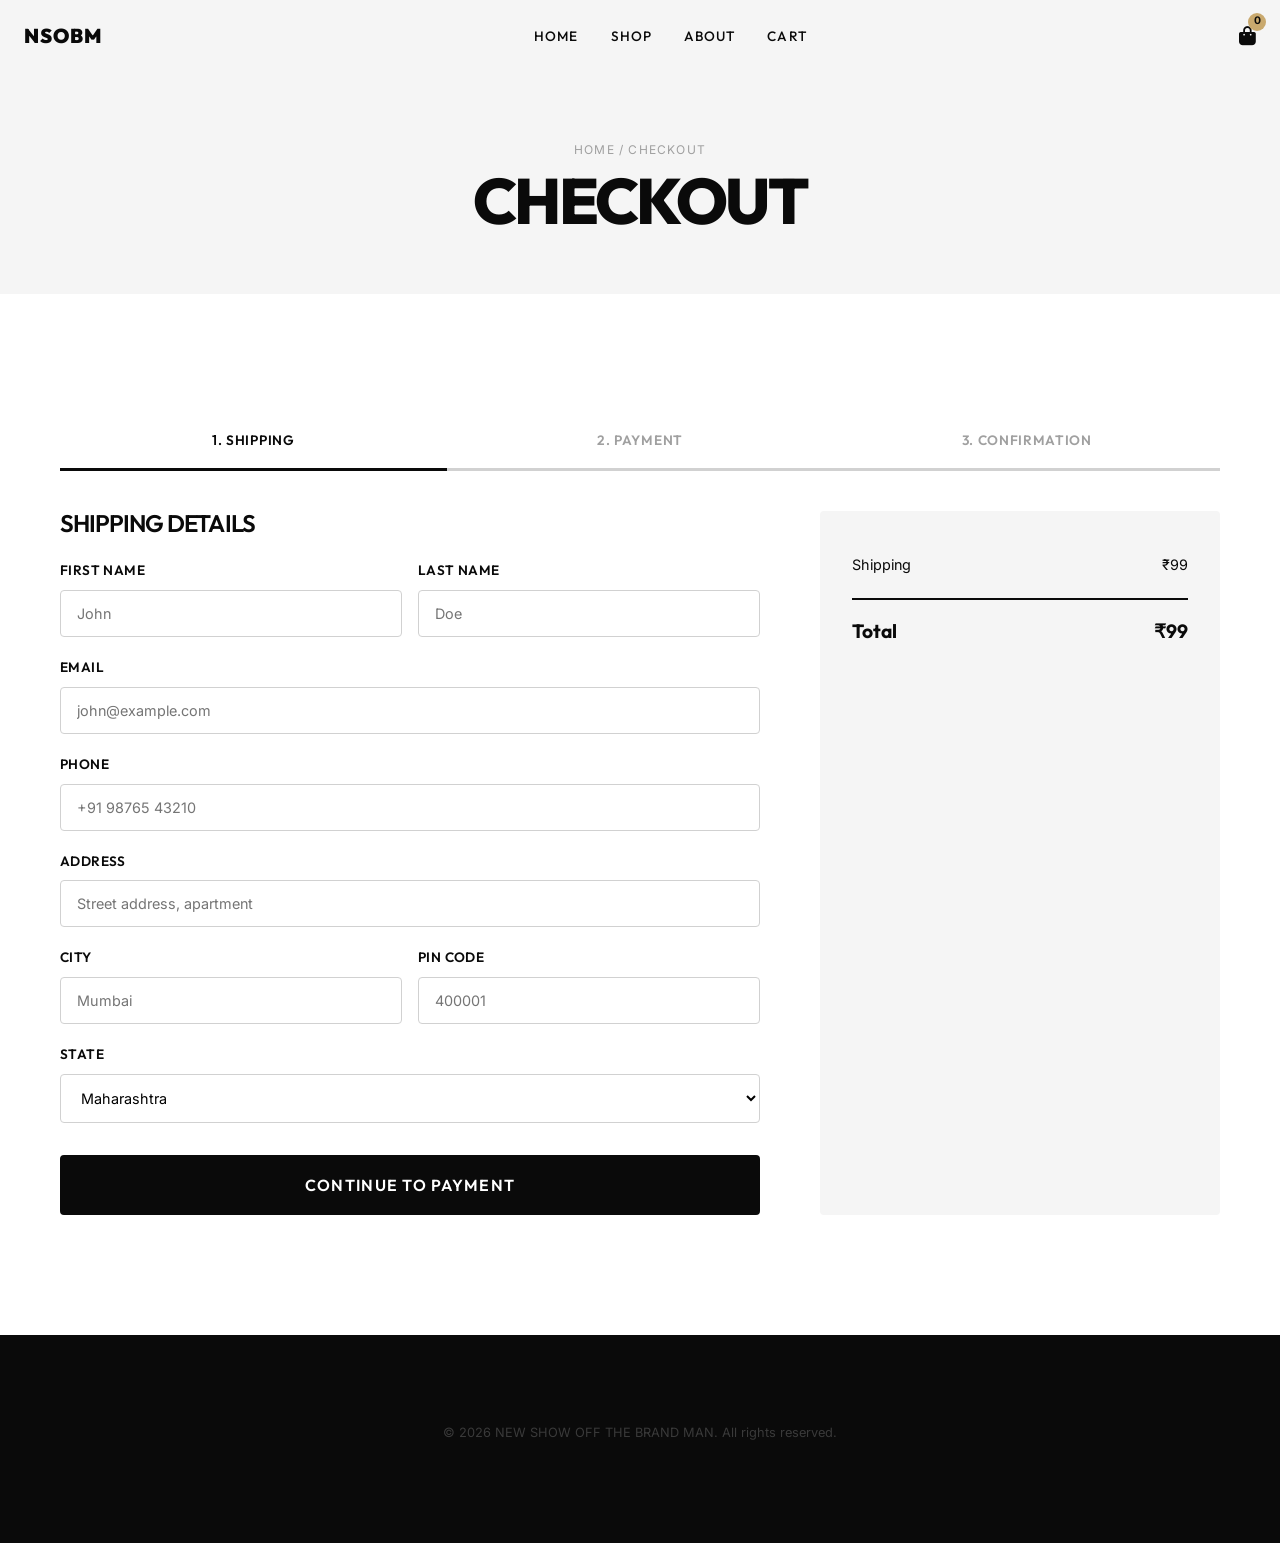
<file: checkout.html>
<!DOCTYPE html>
<html lang="en">

<head>
    <meta charset="UTF-8">
    <meta name="viewport" content="width=device-width, initial-scale=1.0">
    <title>Checkout — NEW SHOW OFF THE BRAND MAN</title>
    <meta name="description" content="Complete your purchase — shipping, payment, and order confirmation.">
    <link rel="stylesheet" href="styles.css">
    <link rel="stylesheet" href="https://cdnjs.cloudflare.com/ajax/libs/font-awesome/6.5.0/css/all.min.css">
</head>

<body class="page-enter">
    <nav class="navbar scrolled" id="navbar">
        <div class="container navbar__inner">
            <a href="index.html" class="navbar__logo" style="color:var(--black)">NSOBM</a>
            <ul class="navbar__menu">
                <li><a href="index.html" class="navbar__link" style="color:var(--black)">Home</a></li>
                <li><a href="shop.html" class="navbar__link" style="color:var(--black)">Shop</a></li>
                <li><a href="about.html" class="navbar__link" style="color:var(--black)">About</a></li>
                <li><a href="cart.html" class="navbar__link" style="color:var(--black)">Cart</a></li>
            </ul>
            <div class="navbar__icons">
                <a href="cart.html" class="navbar__icon" style="color:var(--black)"><i
                        class="fas fa-shopping-bag"></i><span class="navbar__cart-count" id="cartCount">0</span></a>
                <div class="hamburger" onclick="toggleMobileNav()"><span style="background:var(--black)"></span><span
                        style="background:var(--black)"></span><span style="background:var(--black)"></span></div>
            </div>
        </div>
    </nav>
    <div class="mobile-overlay" id="mobileOverlay" onclick="toggleMobileNav()"></div>
    <div class="mobile-nav" id="mobileNav">
        <span class="mobile-nav__close" onclick="toggleMobileNav()"><i class="fas fa-times"></i></span>
        <a href="index.html" class="mobile-nav__link">Home</a><a href="shop.html" class="mobile-nav__link">Shop</a><a
            href="about.html" class="mobile-nav__link">About</a><a href="cart.html" class="mobile-nav__link">Cart</a>
    </div>

    <div class="page-header">
        <div class="container-fluid">
            <p class="text-xs">Home / Checkout</p>
            <h1 class="heading-lg">Checkout</h1>
        </div>
    </div>

    <section class="section">
        <div class="container-fluid">
            <div class="checkout-steps">
                <div class="checkout-step active">1. Shipping</div>
                <div class="checkout-step">2. Payment</div>
                <div class="checkout-step">3. Confirmation</div>
            </div>
            <div class="checkout-layout" id="checkoutForm">
                <div>
                    <!-- Step 1: Shipping -->
                    <div class="checkout-panel" id="step1">
                        <h3 class="heading-sm" style="margin-bottom:24px">Shipping Details</h3>
                        <div class="form-row">
                            <div class="form-group"><label>First Name</label><input type="text" placeholder="John">
                            </div>
                            <div class="form-group"><label>Last Name</label><input type="text" placeholder="Doe"></div>
                        </div>
                        <div class="form-group"><label>Email</label><input type="email" placeholder="john@example.com">
                        </div>
                        <div class="form-group"><label>Phone</label><input type="tel" placeholder="+91 98765 43210">
                        </div>
                        <div class="form-group"><label>Address</label><input type="text"
                                placeholder="Street address, apartment"></div>
                        <div class="form-row">
                            <div class="form-group"><label>City</label><input type="text" placeholder="Mumbai"></div>
                            <div class="form-group"><label>PIN Code</label><input type="text" placeholder="400001">
                            </div>
                        </div>
                        <div class="form-group"><label>State</label><select>
                                <option>Maharashtra</option>
                                <option>Delhi</option>
                                <option>Karnataka</option>
                                <option>Tamil Nadu</option>
                                <option>Other</option>
                            </select></div>
                        <button class="btn btn-primary btn-lg btn-full" id="toPayment" style="margin-top:12px">Continue
                            to Payment</button>
                    </div>
                    <!-- Step 2: Payment -->
                    <div class="checkout-panel" id="step2" style="display:none">
                        <h3 class="heading-sm" style="margin-bottom:24px">Payment Method</h3>
                        <div class="payment-options">
                            <label class="payment-option active"><input type="radio" name="payment" checked>
                                <div>
                                    <div class="payment-option__label">💳 Credit / Debit Card</div>
                                    <p class="text-sm">Visa, Mastercard, RuPay</p>
                                </div>
                            </label>
                            <label class="payment-option"><input type="radio" name="payment">
                                <div>
                                    <div class="payment-option__label">📱 UPI</div>
                                    <p class="text-sm">Google Pay, PhonePe, Paytm</p>
                                </div>
                            </label>
                            <label class="payment-option"><input type="radio" name="payment">
                                <div>
                                    <div class="payment-option__label">🏦 Net Banking</div>
                                    <p class="text-sm">All major banks supported</p>
                                </div>
                            </label>
                            <label class="payment-option"><input type="radio" name="payment">
                                <div>
                                    <div class="payment-option__label">📦 Cash on Delivery</div>
                                    <p class="text-sm">Pay when you receive</p>
                                </div>
                            </label>
                        </div>
                        <button class="btn btn-primary btn-lg btn-full" id="toConfirm" style="margin-top:24px">Place
                            Order</button>
                    </div>
                    <!-- Step 3: Confirmation -->
                    <div class="checkout-panel" id="step3" style="display:none">
                        <div class="text-center" style="padding:40px 0">
                            <div style="font-size:4rem;margin-bottom:20px">✅</div>
                            <h2 class="heading-md" style="margin-bottom:12px">Order Confirmed!</h2>
                            <p class="text-body" style="margin-bottom:8px">Thank you for shopping with us. Your order
                                has been placed successfully.</p>
                            <p class="text-sm" style="margin-bottom:32px">Order #NSOBM-2026-0418 &bull; Estimated
                                delivery: 5-7 business days</p>
                            <a href="shop.html" class="btn btn-primary">Continue Shopping</a>
                        </div>
                    </div>
                </div>
                <!-- Order Summary -->
                <div class="cart-summary" id="checkoutSummary">
                    <p class="text-sm text-center">Loading order summary...</p>
                </div>
            </div>
        </div>
    </section>

    <footer class="footer">
        <div class="container-fluid">
            <div class="footer__bottom">&copy; 2026 NEW SHOW OFF THE BRAND MAN. All rights reserved.</div>
        </div>
    </footer>
    <div class="toast" id="toast"></div>
    <script src="main.js"></script>
</body>

</html>
</file>
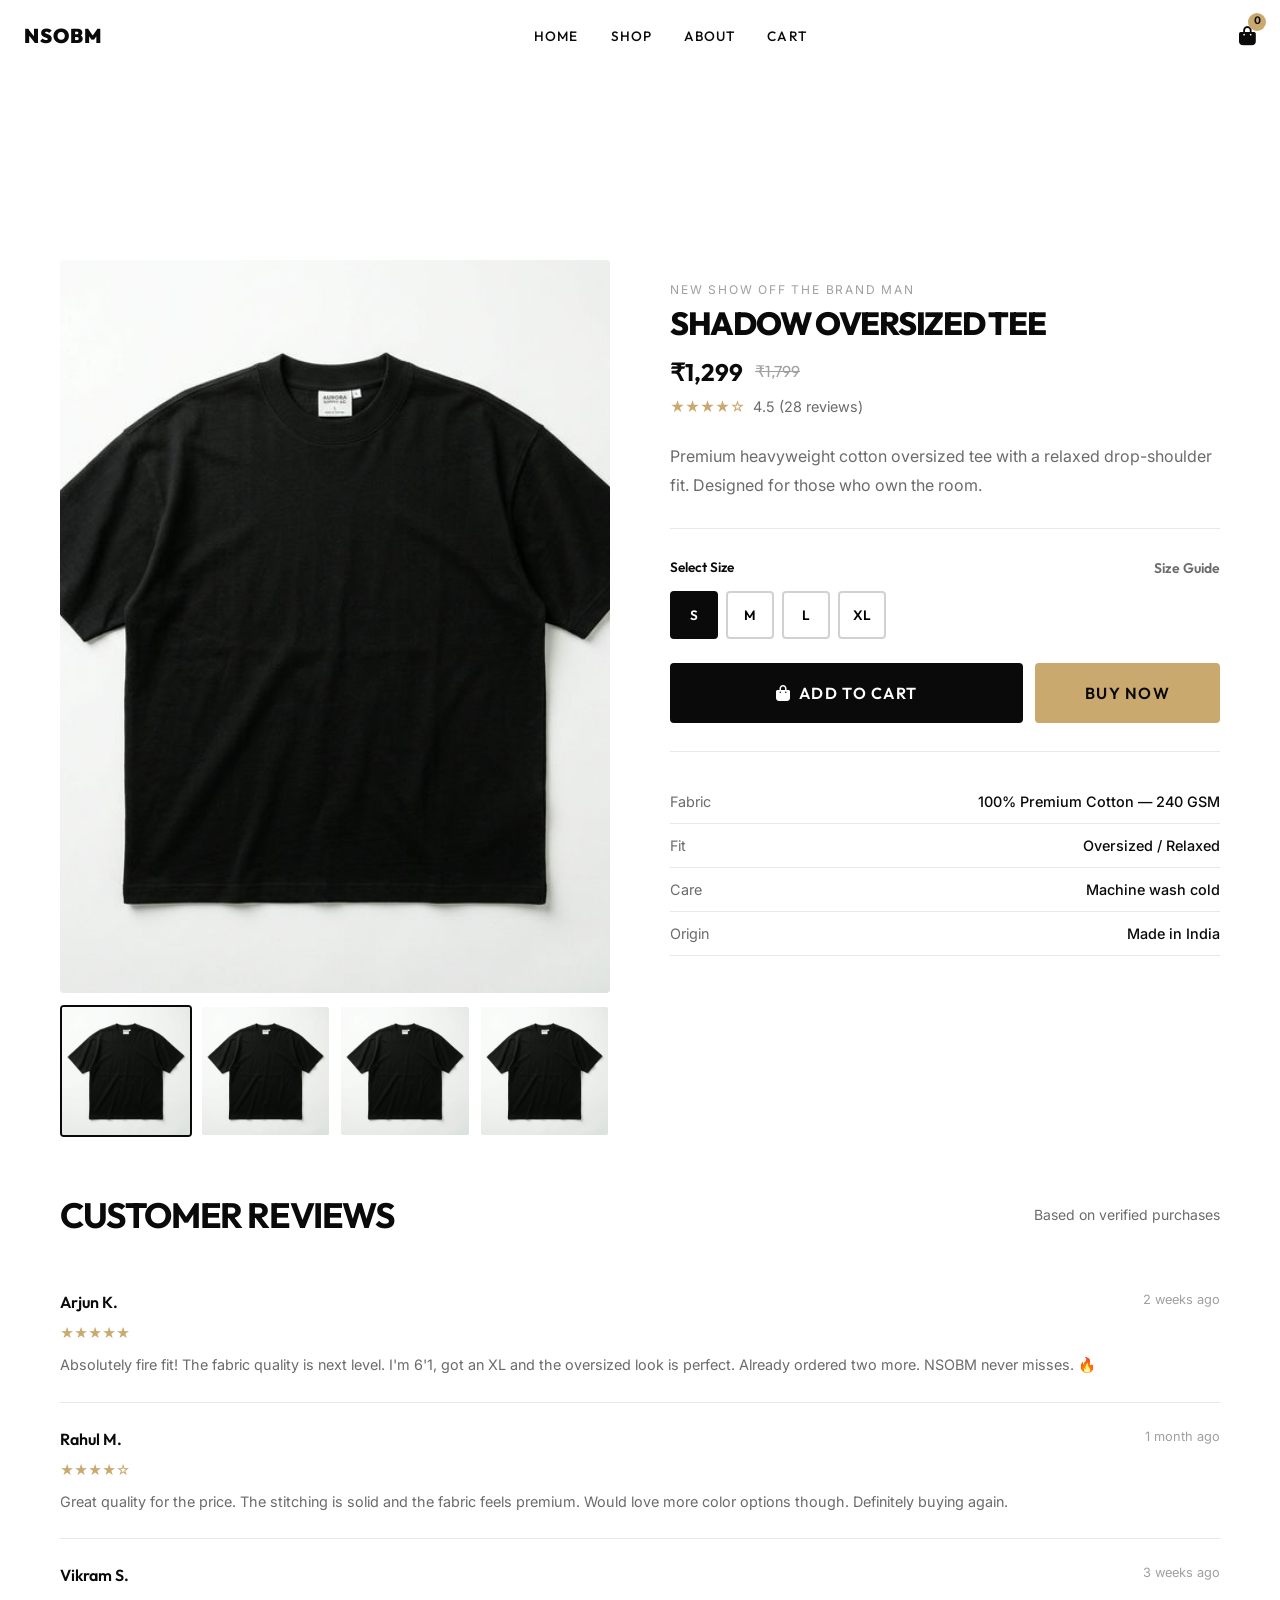
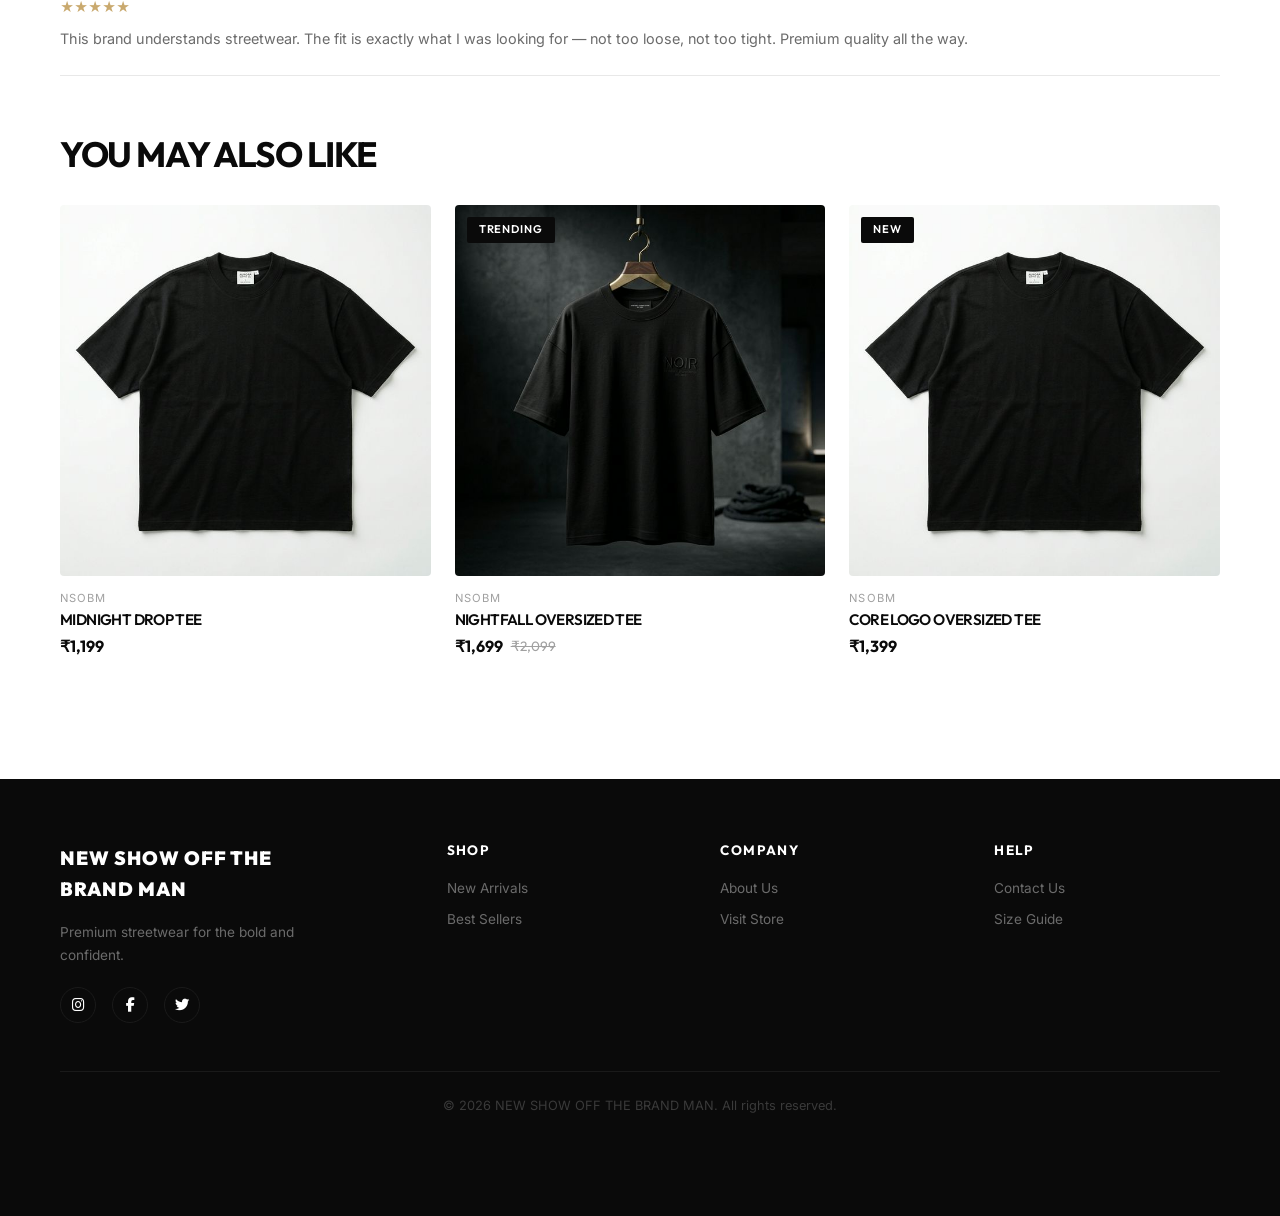
<file: product.html>
<!DOCTYPE html>
<html lang="en">

<head>
    <meta charset="UTF-8">
    <meta name="viewport" content="width=device-width, initial-scale=1.0">
    <title>Product — NEW SHOW OFF THE BRAND MAN</title>
    <meta name="description" content="Shop premium streetwear. View product details, select size, and add to cart.">
    <link rel="stylesheet" href="styles.css">
    <link rel="stylesheet" href="https://cdnjs.cloudflare.com/ajax/libs/font-awesome/6.5.0/css/all.min.css">
</head>

<body class="page-enter">
    <!-- Navbar -->
    <nav class="navbar scrolled" id="navbar">
        <div class="container navbar__inner">
            <a href="index.html" class="navbar__logo" style="color:var(--black)">NSOBM</a>
            <ul class="navbar__menu">
                <li><a href="index.html" class="navbar__link" style="color:var(--black)">Home</a></li>
                <li><a href="shop.html" class="navbar__link" style="color:var(--black)">Shop</a></li>
                <li><a href="about.html" class="navbar__link" style="color:var(--black)">About</a></li>
                <li><a href="cart.html" class="navbar__link" style="color:var(--black)">Cart</a></li>
            </ul>
            <div class="navbar__icons">
                <a href="cart.html" class="navbar__icon" style="color:var(--black)"><i
                        class="fas fa-shopping-bag"></i><span class="navbar__cart-count" id="cartCount">0</span></a>
                <div class="hamburger" onclick="toggleMobileNav()"><span style="background:var(--black)"></span><span
                        style="background:var(--black)"></span><span style="background:var(--black)"></span></div>
            </div>
        </div>
    </nav>
    <div class="mobile-overlay" id="mobileOverlay" onclick="toggleMobileNav()"></div>
    <div class="mobile-nav" id="mobileNav">
        <span class="mobile-nav__close" onclick="toggleMobileNav()"><i class="fas fa-times"></i></span>
        <a href="index.html" class="mobile-nav__link">Home</a><a href="shop.html" class="mobile-nav__link">Shop</a><a
            href="about.html" class="mobile-nav__link">About</a><a href="cart.html" class="mobile-nav__link">Cart</a>
    </div>

    <!-- Product Detail -->
    <section class="section" id="productDetail">
        <div class="container-fluid">
            <div class="product-detail">
                <div class="product-gallery">
                    <div class="product-gallery__main"><img src="images/product-tshirt.png" alt="Product"
                            id="pdpMainImg"></div>
                    <div class="product-gallery__thumbs" id="pdpThumbs"></div>
                </div>
                <div class="product-info">
                    <p class="product-info__brand">NEW SHOW OFF THE BRAND MAN</p>
                    <h1 class="product-info__name" id="pdpName">Product Name</h1>
                    <div class="product-info__price" id="pdpPrice">₹0</div>
                    <div class="product-info__rating" id="pdpRating"></div>
                    <p class="product-info__desc" id="pdpDesc"></p>
                    <div class="size-selector">
                        <div class="size-selector__title"><span>Select Size</span><a href="#" class="text-sm"
                                style="color:var(--gray-400)">Size Guide</a></div>
                        <div class="size-options" id="pdpSizes"></div>
                    </div>
                    <div class="product-info__actions">
                        <button class="btn btn-primary btn-lg" id="pdpAddCart" style="flex:1"><i
                                class="fas fa-shopping-bag"></i> Add to Cart</button>
                        <button class="btn btn-accent btn-lg" id="pdpBuyNow">Buy Now</button>
                    </div>
                    <div class="product-info__details">
                        <div class="detail-row"><span class="detail-row__label">Fabric</span><span
                                class="detail-row__value" id="pdpFabric"></span></div>
                        <div class="detail-row"><span class="detail-row__label">Fit</span><span
                                class="detail-row__value" id="pdpFit"></span></div>
                        <div class="detail-row"><span class="detail-row__label">Care</span><span
                                class="detail-row__value">Machine wash cold</span></div>
                        <div class="detail-row"><span class="detail-row__label">Origin</span><span
                                class="detail-row__value">Made in India</span></div>
                    </div>
                </div>
            </div>

            <!-- Reviews -->
            <div class="reviews">
                <div class="reviews__header">
                    <h2 class="heading-md">Customer Reviews</h2>
                    <span class="text-sm">Based on verified purchases</span>
                </div>
                <div class="review-card">
                    <div class="review-card__header"><span class="review-card__author">Arjun K.</span><span
                            class="review-card__date">2 weeks ago</span></div>
                    <div class="review-card__stars">★★★★★</div>
                    <p class="review-card__text">Absolutely fire fit! The fabric quality is next level. I'm 6'1, got an
                        XL and the oversized look is perfect. Already ordered two more. NSOBM never misses. 🔥</p>
                </div>
                <div class="review-card">
                    <div class="review-card__header"><span class="review-card__author">Rahul M.</span><span
                            class="review-card__date">1 month ago</span></div>
                    <div class="review-card__stars">★★★★☆</div>
                    <p class="review-card__text">Great quality for the price. The stitching is solid and the fabric
                        feels premium. Would love more color options though. Definitely buying again.</p>
                </div>
                <div class="review-card">
                    <div class="review-card__header"><span class="review-card__author">Vikram S.</span><span
                            class="review-card__date">3 weeks ago</span></div>
                    <div class="review-card__stars">★★★★★</div>
                    <p class="review-card__text">This brand understands streetwear. The fit is exactly what I was
                        looking for — not too loose, not too tight. Premium quality all the way.</p>
                </div>
            </div>

            <!-- Related Products -->
            <div style="margin-top:60px">
                <h2 class="heading-md fade-up" style="margin-bottom:32px">You May Also Like</h2>
                <div class="products-grid" id="relatedGrid"></div>
            </div>
        </div>
    </section>

    <!-- Footer -->
    <footer class="footer">
        <div class="container-fluid">
            <div class="footer__grid">
                <div class="footer__brand">
                    <div class="footer__logo">NEW SHOW OFF THE BRAND MAN</div>
                    <p class="footer__desc">Premium streetwear for the bold and confident.</p>
                    <div class="footer__social"><a href="#"><i class="fab fa-instagram"></i></a><a href="#"><i
                                class="fab fa-facebook-f"></i></a><a href="#"><i class="fab fa-twitter"></i></a></div>
                </div>
                <div>
                    <h4 class="footer__title">Shop</h4>
                    <div class="footer__links"><a href="shop.html" class="footer__link">New Arrivals</a><a
                            href="shop.html" class="footer__link">Best Sellers</a></div>
                </div>
                <div>
                    <h4 class="footer__title">Company</h4>
                    <div class="footer__links"><a href="about.html" class="footer__link">About Us</a><a
                            href="about.html" class="footer__link">Visit Store</a></div>
                </div>
                <div>
                    <h4 class="footer__title">Help</h4>
                    <div class="footer__links"><a href="#" class="footer__link">Contact Us</a><a href="#"
                            class="footer__link">Size Guide</a></div>
                </div>
            </div>
            <div class="footer__bottom">&copy; 2026 NEW SHOW OFF THE BRAND MAN. All rights reserved.</div>
        </div>
    </footer>
    <div class="toast" id="toast"></div>
    <script src="main.js"></script>
</body>

</html>
</file>
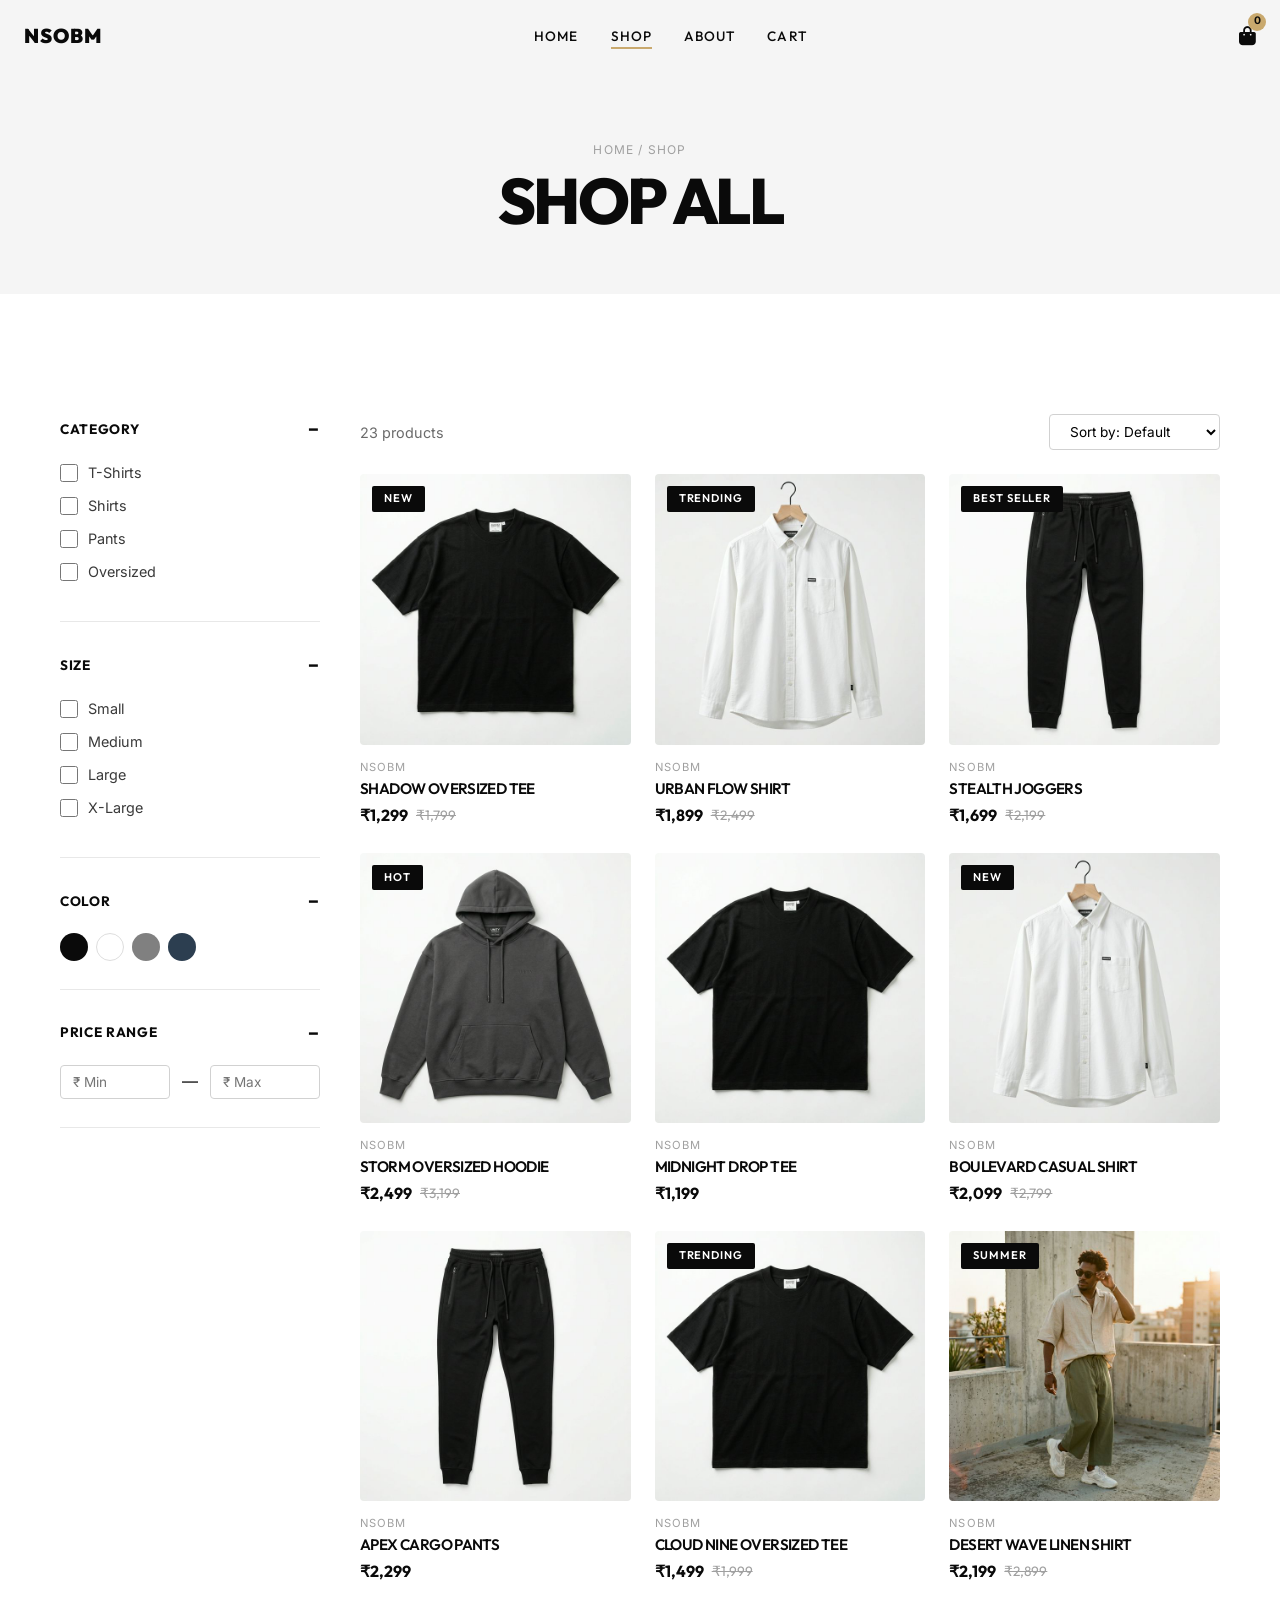
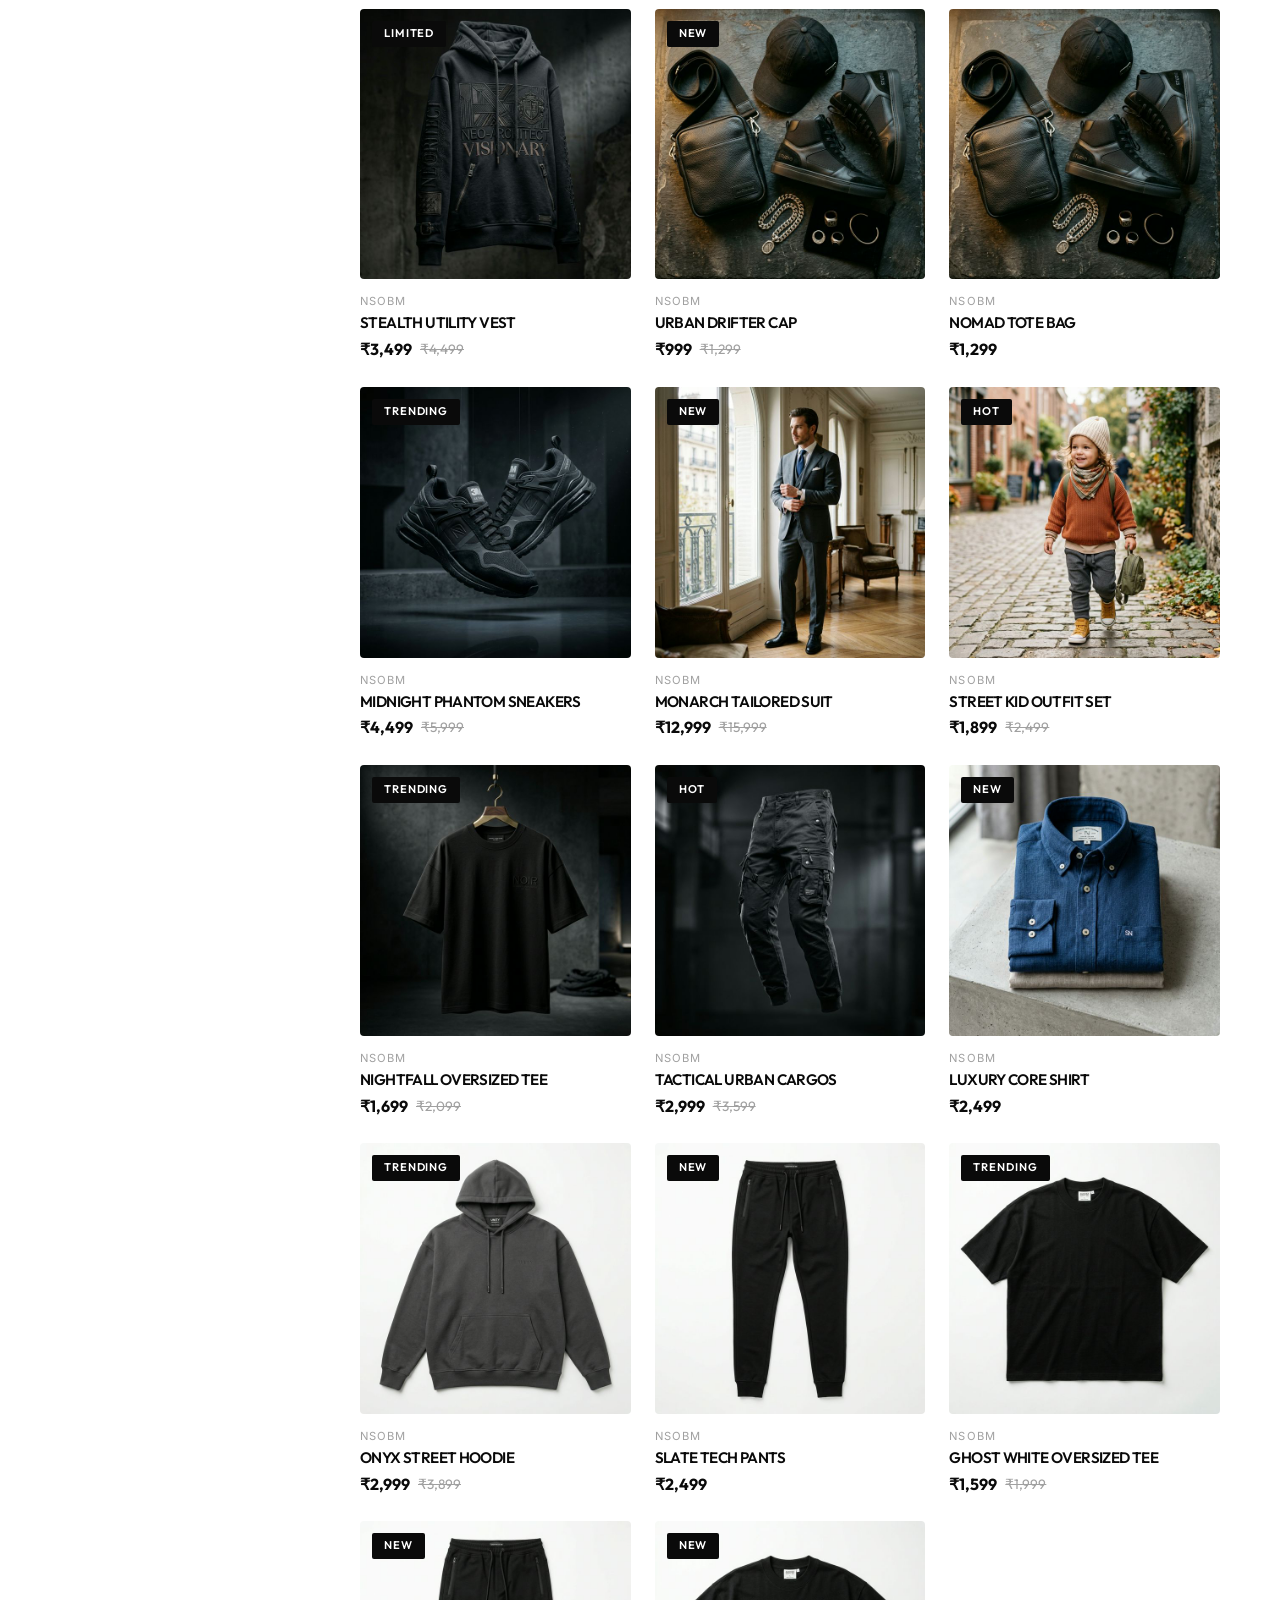
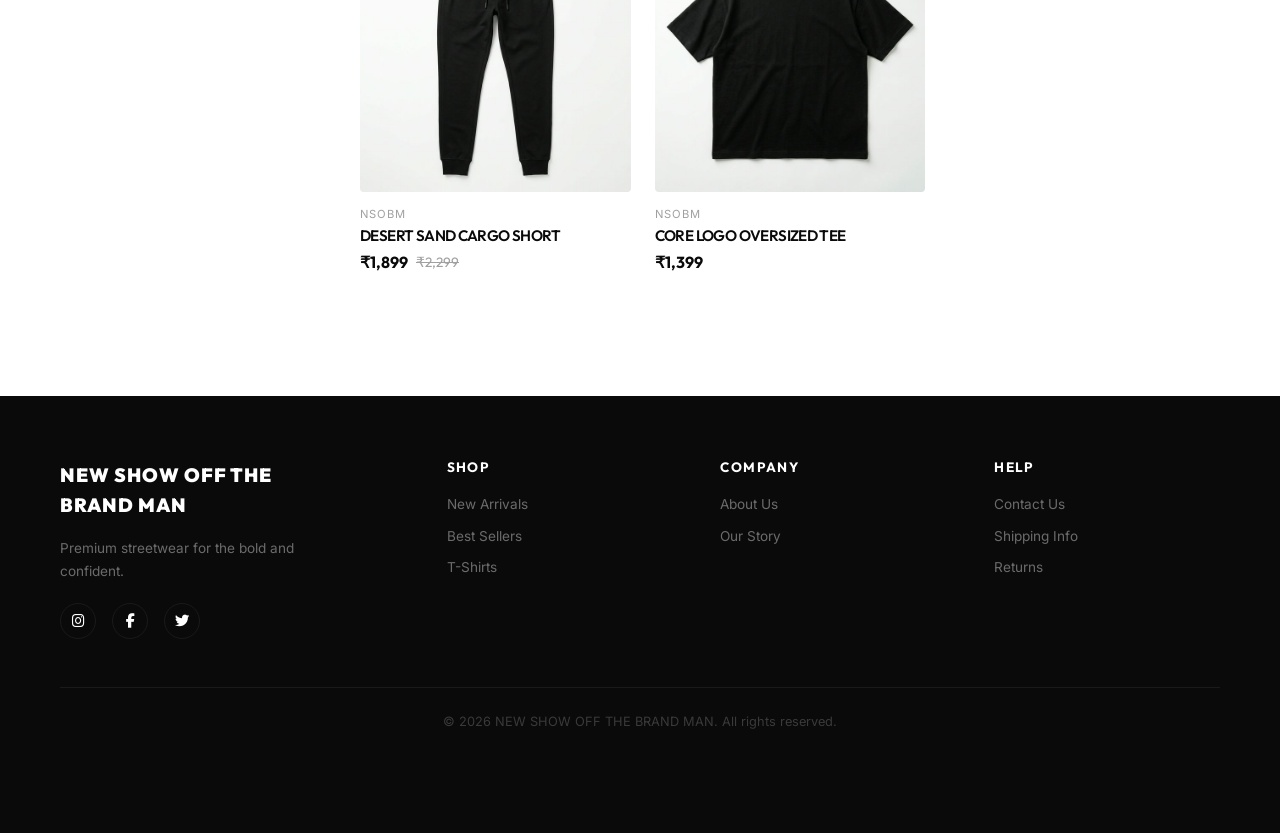
<file: shop.html>
<!DOCTYPE html>
<html lang="en">

<head>
    <meta charset="UTF-8">
    <meta name="viewport" content="width=device-width, initial-scale=1.0">
    <title>Shop All — NEW SHOW OFF THE BRAND MAN</title>
    <meta name="description"
        content="Shop premium streetwear — T-Shirts, Shirts, Pants, Oversized fits. Filter by size, price, category and color.">
    <link rel="stylesheet" href="styles.css">
    <link rel="stylesheet" href="https://cdnjs.cloudflare.com/ajax/libs/font-awesome/6.5.0/css/all.min.css">
</head>

<body class="page-enter">
    <!-- Navbar -->
    <nav class="navbar scrolled" id="navbar">
        <div class="container navbar__inner">
            <a href="index.html" class="navbar__logo" style="color:var(--black)">NSOBM</a>
            <ul class="navbar__menu">
                <li><a href="index.html" class="navbar__link" style="color:var(--black)">Home</a></li>
                <li><a href="shop.html" class="navbar__link active" style="color:var(--black)">Shop</a></li>
                <li><a href="about.html" class="navbar__link" style="color:var(--black)">About</a></li>
                <li><a href="cart.html" class="navbar__link" style="color:var(--black)">Cart</a></li>
            </ul>
            <div class="navbar__icons">
                <a href="cart.html" class="navbar__icon" style="color:var(--black)" id="cartIcon"><i
                        class="fas fa-shopping-bag"></i><span class="navbar__cart-count" id="cartCount">0</span></a>
                <div class="hamburger" id="hamburger" onclick="toggleMobileNav()"><span
                        style="background:var(--black)"></span><span style="background:var(--black)"></span><span
                        style="background:var(--black)"></span></div>
            </div>
        </div>
    </nav>
    <div class="mobile-overlay" id="mobileOverlay" onclick="toggleMobileNav()"></div>
    <div class="mobile-nav" id="mobileNav">
        <span class="mobile-nav__close" onclick="toggleMobileNav()"><i class="fas fa-times"></i></span>
        <a href="index.html" class="mobile-nav__link">Home</a>
        <a href="shop.html" class="mobile-nav__link">Shop</a>
        <a href="about.html" class="mobile-nav__link">About</a>
        <a href="cart.html" class="mobile-nav__link">Cart</a>
    </div>

    <!-- Page Header -->
    <div class="page-header">
        <div class="container-fluid">
            <p class="text-xs">Home / Shop</p>
            <h1 class="heading-lg">Shop All</h1>
        </div>
    </div>

    <!-- Shop Layout -->
    <section class="section">
        <div class="container-fluid">
            <div class="shop-layout">
                <!-- Filters -->
                <aside class="filters" id="filtersPanel">
                    <button class="btn btn-sm btn-outline btn-full" style="display:none;margin-bottom:20px"
                        onclick="closeMobileFilters()">Close Filters</button>
                    <div class="filter-group">
                        <div class="filter-group__title" onclick="toggleFilter(this)">Category</div>
                        <div class="filter-group__options">
                            <label class="filter-option"><input type="checkbox" class="filter-cat" value="T-Shirts">
                                T-Shirts</label>
                            <label class="filter-option"><input type="checkbox" class="filter-cat" value="Shirts">
                                Shirts</label>
                            <label class="filter-option"><input type="checkbox" class="filter-cat" value="Pants">
                                Pants</label>
                            <label class="filter-option"><input type="checkbox" class="filter-cat" value="Oversized">
                                Oversized</label>
                        </div>
                    </div>
                    <div class="filter-group">
                        <div class="filter-group__title" onclick="toggleFilter(this)">Size</div>
                        <div class="filter-group__options">
                            <label class="filter-option"><input type="checkbox" class="filter-size" value="S">
                                Small</label>
                            <label class="filter-option"><input type="checkbox" class="filter-size" value="M">
                                Medium</label>
                            <label class="filter-option"><input type="checkbox" class="filter-size" value="L">
                                Large</label>
                            <label class="filter-option"><input type="checkbox" class="filter-size" value="XL">
                                X-Large</label>
                        </div>
                    </div>
                    <div class="filter-group">
                        <div class="filter-group__title" onclick="toggleFilter(this)">Color</div>
                        <div class="filter-group__options">
                            <div class="color-options">
                                <div class="color-swatch" style="background:#0a0a0a" title="Black"></div>
                                <div class="color-swatch" style="background:#fff;border:1px solid #ddd" title="White">
                                </div>
                                <div class="color-swatch" style="background:#808080" title="Gray"></div>
                                <div class="color-swatch" style="background:#2c3e50" title="Navy"></div>
                            </div>
                        </div>
                    </div>
                    <div class="filter-group">
                        <div class="filter-group__title" onclick="toggleFilter(this)">Price Range</div>
                        <div class="filter-group__options">
                            <div class="price-range">
                                <input type="number" placeholder="₹ Min" min="0">
                                <span>—</span>
                                <input type="number" placeholder="₹ Max" min="0">
                            </div>
                        </div>
                    </div>
                </aside>
                <!-- Products -->
                <div>
                    <div class="shop-toolbar">
                        <span id="shopCount" class="shop-toolbar__count">8 products</span>
                        <div class="flex gap-sm">
                            <button class="btn btn-sm btn-outline" style="display:none" id="mobileFilterBtn"
                                onclick="openMobileFilters()"><i class="fas fa-filter"></i> Filters</button>
                            <select id="shopSort">
                                <option value="default">Sort by: Default</option>
                                <option value="low">Price: Low to High</option>
                                <option value="high">Price: High to Low</option>
                                <option value="newest">Newest First</option>
                            </select>
                        </div>
                    </div>
                    <div class="products-grid" id="shopProductsGrid"></div>
                </div>
            </div>
        </div>
    </section>

    <!-- Footer -->
    <footer class="footer">
        <div class="container-fluid">
            <div class="footer__grid">
                <div class="footer__brand">
                    <div class="footer__logo">NEW SHOW OFF THE BRAND MAN</div>
                    <p class="footer__desc">Premium streetwear for the bold and confident.</p>
                    <div class="footer__social">
                        <a href="#"><i class="fab fa-instagram"></i></a>
                        <a href="#"><i class="fab fa-facebook-f"></i></a>
                        <a href="#"><i class="fab fa-twitter"></i></a>
                    </div>
                </div>
                <div>
                    <h4 class="footer__title">Shop</h4>
                    <div class="footer__links"><a href="shop.html" class="footer__link">New Arrivals</a><a
                            href="shop.html" class="footer__link">Best Sellers</a><a href="shop.html"
                            class="footer__link">T-Shirts</a></div>
                </div>
                <div>
                    <h4 class="footer__title">Company</h4>
                    <div class="footer__links"><a href="about.html" class="footer__link">About Us</a><a
                            href="about.html" class="footer__link">Our Story</a></div>
                </div>
                <div>
                    <h4 class="footer__title">Help</h4>
                    <div class="footer__links"><a href="#" class="footer__link">Contact Us</a><a href="#"
                            class="footer__link">Shipping Info</a><a href="#" class="footer__link">Returns</a></div>
                </div>
            </div>
            <div class="footer__bottom">&copy; 2026 NEW SHOW OFF THE BRAND MAN. All rights reserved.</div>
        </div>
    </footer>

    <div class="toast" id="toast"></div>
    <script src="main.js"></script>
    <script>
        // Show mobile filter button on mobile
        if (window.innerWidth <= 1024) { const b = document.getElementById('mobileFilterBtn'); if (b) b.style.display = 'inline-flex'; const c = document.querySelector('.filters button'); if (c) c.style.display = 'block'; }
    </script>
</body>

</html>
</file>
<file: styles.css>
/* ===== NEW SHOW OFF THE BRAND MAN — Design System ===== */
@import url('https://fonts.googleapis.com/css2?family=Outfit:wght@300;400;500;600;700;800;900&family=Inter:wght@300;400;500;600&display=swap');

/* --- Custom Properties --- */
:root {
  --black: #0a0a0a;
  --white: #ffffff;
  --off-white: #f5f5f5;
  --gray-100: #e8e8e8;
  --gray-200: #d1d1d1;
  --gray-300: #a0a0a0;
  --gray-400: #6b6b6b;
  --gray-500: #3a3a3a;
  --gray-600: #1a1a1a;
  --accent: #c9a96e;
  --accent-dark: #a8884d;
  --danger: #e74c3c;
  --success: #2ecc71;
  --font-display: 'Outfit', sans-serif;
  --font-body: 'Inter', sans-serif;
  --shadow-sm: 0 2px 8px rgba(0, 0, 0, .08);
  --shadow-md: 0 4px 20px rgba(0, 0, 0, .12);
  --shadow-lg: 0 8px 40px rgba(0, 0, 0, .18);
  --radius: 4px;
  --transition: .3s cubic-bezier(.4, 0, .2, 1);
  --shimmer: linear-gradient(90deg, transparent, rgba(255, 255, 255, 0.4), transparent);
}

/* --- Reset --- */
*,
*::before,
*::after {
  box-sizing: border-box;
  margin: 0;
  padding: 0
}

html {
  scroll-behavior: smooth;
  font-size: 16px;
  height: 100%;
  background-color: var(--black);
}

body {
  font-family: var(--font-body);
  color: var(--black);
  background: var(--white);
  line-height: 1.6;
  overflow-x: hidden;
  -webkit-font-smoothing: antialiased;
  min-height: 100vh;
  display: flex;
  flex-direction: column;
}

main {
  flex: 1
}

/* Optional: wrap main content if needed, but flex:1 on middle elements works too */
.navbar,
.hero,
.section,
.features,
.promo,
.newsletter,
.page-header,
.shop-layout,
.product-detail {
  flex-shrink: 0;
}

.footer {
  margin-top: auto;
  flex-shrink: 0;
}

/* Ensure at least one element on every page grows to push the footer down */
#cartContent,
#productDetail,
#checkoutForm,
.shop-layout,
.about-story,
.store-section,
.hero+.section,
.page-header+.section {
  flex-grow: 1;
}

a {
  text-decoration: none;
  color: inherit
}

ul,
ol {
  list-style: none
}

img {
  max-width: 100%;
  display: block
}

button,
input,
select,
textarea {
  font-family: inherit;
  font-size: inherit;
  border: none;
  outline: none;
  background: none
}

button {
  cursor: pointer
}

/* --- Typography --- */
h1,
h2,
h3,
h4,
h5,
h6 {
  font-family: var(--font-display);
  font-weight: 800;
  line-height: 1.05;
  letter-spacing: -.04em;
  text-transform: uppercase
}

.heading-xl {
  font-size: clamp(3rem, 8vw, 6.5rem);
  font-weight: 900;
  line-height: .95
}

.heading-lg {
  font-size: clamp(2.2rem, 5vw, 4.5rem);
  font-weight: 800
}

.heading-md {
  font-size: clamp(1.5rem, 3vw, 2.2rem);
  font-weight: 700
}

.heading-sm {
  font-size: clamp(1.1rem, 2vw, 1.5rem);
  font-weight: 600
}

.text-body {
  font-size: 1rem;
  color: var(--gray-400)
}

.text-sm {
  font-size: .875rem;
  color: var(--gray-400)
}

.text-xs {
  font-size: .75rem;
  color: var(--gray-300);
  text-transform: uppercase;
  letter-spacing: .1em
}

/* --- Layout --- */
.container {
  width: 100%;
  max-width: 1320px;
  margin: 0 auto;
  padding: 0 24px
}

.container-fluid {
  width: 100%;
  padding: 0 60px;
  margin: 0 auto;
}

@media (max-width: 1024px) {
  .container-fluid {
    padding: 0 40px;
  }
}

@media (max-width: 768px) {
  .container-fluid {
    padding: 0 20px;
  }
}

@media (max-width: 480px) {
  .container-fluid {
    padding: 0 16px;
  }
}

.section {
  padding: 120px 0
}

.section--dark {
  background: var(--black);
  color: var(--white)
}

.section--gray {
  background: var(--off-white)
}

.grid {
  display: grid;
  gap: 24px
}

.grid-2 {
  grid-template-columns: repeat(2, 1fr)
}

.grid-3 {
  grid-template-columns: repeat(3, 1fr)
}

.grid-4 {
  grid-template-columns: repeat(4, 1fr)
}

.flex {
  display: flex;
  align-items: center
}

.flex-between {
  display: flex;
  align-items: center;
  justify-content: space-between
}

.flex-center {
  display: flex;
  align-items: center;
  justify-content: center
}

.text-center {
  text-align: center
}

.gap-sm {
  gap: 12px
}

.gap-md {
  gap: 24px
}

.gap-lg {
  gap: 48px
}

/* --- Buttons --- */
.btn {
  display: inline-flex;
  align-items: center;
  justify-content: center;
  gap: 8px;
  padding: 14px 36px;
  font-family: var(--font-display);
  font-weight: 600;
  font-size: .9rem;
  text-transform: uppercase;
  letter-spacing: .08em;
  border-radius: var(--radius);
  transition: var(--transition);
  position: relative;
  overflow: hidden
}

.btn::after {
  content: '';
  position: absolute;
  inset: 0;
  background: rgba(255, 255, 255, .1);
  transform: translateX(-100%);
  transition: var(--transition)
}

.btn:hover::after {
  transform: translateX(0)
}

.btn-primary {
  background: var(--black);
  color: var(--white);
  border: 2px solid var(--black)
}

.btn-primary:hover {
  background: var(--gray-600);
  border-color: var(--gray-600)
}

.btn-outline {
  background: transparent;
  color: var(--black);
  border: 2px solid var(--black)
}

.btn-outline:hover {
  background: var(--black);
  color: var(--white)
}

.btn-white {
  background: var(--white);
  color: var(--black);
  border: 2px solid var(--white)
}

.btn-white:hover {
  background: transparent;
  color: var(--white)
}

.btn-accent {
  background: var(--accent);
  color: var(--black);
  border: 2px solid var(--accent)
}

.btn-accent:hover {
  background: var(--accent-dark);
  border-color: var(--accent-dark)
}

.btn-sm {
  padding: 10px 24px;
  font-size: .8rem
}

.btn-lg {
  padding: 18px 48px;
  font-size: 1rem
}

.btn-full {
  width: 100%
}

/* --- Badge --- */
.badge {
  display: inline-block;
  padding: 4px 12px;
  font-size: .7rem;
  font-weight: 600;
  text-transform: uppercase;
  letter-spacing: .08em;
  border-radius: 2px;
  font-family: var(--font-display)
}

.badge-dark {
  background: var(--black);
  color: var(--white)
}

.badge-accent {
  background: var(--accent);
  color: var(--black)
}

.badge-outline {
  border: 1px solid var(--gray-200);
  color: var(--gray-400)
}

/* ===== NAVBAR ===== */
.navbar {
  position: fixed;
  top: 0;
  left: 0;
  width: 100%;
  z-index: 1000;
  padding: 20px 0;
  transition: var(--transition)
}

.navbar.scrolled {
  background: rgba(255, 255, 255, .95);
  backdrop-filter: blur(20px);
  padding: 14px 0;
  box-shadow: var(--shadow-sm)
}

.navbar.scrolled .navbar__logo,
.navbar.scrolled .navbar__link,
.navbar.scrolled .navbar__icon {
  color: var(--black)
}

.navbar__inner {
  display: flex;
  align-items: center;
  justify-content: space-between
}

.navbar__logo {
  font-family: var(--font-display);
  font-size: 1.25rem;
  font-weight: 900;
  text-transform: uppercase;
  letter-spacing: .05em;
  color: var(--white);
  transition: var(--transition)
}

.navbar__menu {
  display: flex;
  gap: 32px
}

.navbar__link {
  font-family: var(--font-display);
  font-size: .85rem;
  font-weight: 500;
  text-transform: uppercase;
  letter-spacing: .08em;
  color: var(--white);
  transition: var(--transition);
  position: relative
}

.navbar__link::after {
  content: '';
  position: absolute;
  bottom: -4px;
  left: 0;
  width: 0;
  height: 2px;
  background: var(--accent);
  transition: var(--transition)
}

.navbar__link:hover::after,
.navbar__link.active::after {
  width: 100%
}

.navbar__icons {
  display: flex;
  gap: 20px
}

.navbar__icon {
  color: var(--white);
  font-size: 1.2rem;
  transition: var(--transition);
  position: relative
}

.navbar__icon:hover {
  color: var(--accent)
}

.navbar__cart-count {
  position: absolute;
  top: -8px;
  right: -10px;
  width: 18px;
  height: 18px;
  background: var(--accent);
  color: var(--black);
  font-size: .65rem;
  font-weight: 700;
  border-radius: 50%;
  display: flex;
  align-items: center;
  justify-content: center
}

.hamburger {
  display: none;
  flex-direction: column;
  gap: 5px;
  cursor: pointer
}

.hamburger span {
  width: 24px;
  height: 2px;
  background: var(--white);
  transition: var(--transition)
}

.navbar.scrolled .hamburger span {
  background: var(--black)
}

/* --- Mobile Nav --- */
.mobile-nav {
  position: fixed;
  top: 0;
  right: -100%;
  width: 320px;
  height: 100vh;
  background: var(--black);
  z-index: 1001;
  padding: 80px 40px;
  transition: .4s cubic-bezier(.4, 0, .2, 1);
  display: flex;
  flex-direction: column;
  gap: 24px
}

.mobile-nav.open {
  right: 0
}

.mobile-nav__close {
  position: absolute;
  top: 24px;
  right: 24px;
  color: var(--white);
  font-size: 1.5rem;
  cursor: pointer
}

.mobile-nav__link {
  font-family: var(--font-display);
  font-size: 1.5rem;
  font-weight: 700;
  color: var(--white);
  text-transform: uppercase;
  letter-spacing: .05em;
  padding: 8px 0;
  border-bottom: 1px solid var(--gray-600);
  transition: var(--transition)
}

.mobile-nav__link:hover {
  color: var(--accent);
  padding-left: 12px
}

.mobile-overlay {
  position: fixed;
  inset: 0;
  background: rgba(0, 0, 0, .5);
  z-index: 1000;
  opacity: 0;
  pointer-events: none;
  transition: var(--transition)
}

.mobile-overlay.open {
  opacity: 1;
  pointer-events: all
}

/* ===== HERO ===== */
.hero {
  position: relative;
  height: 100vh;
  min-height: 700px;
  display: flex;
  align-items: center;
  justify-content: center;
  overflow: hidden;
  text-align: center
}

.hero__bg {
  position: absolute;
  inset: 0;
  z-index: 0
}

.hero__bg img {
  width: 100%;
  height: 100%;
  object-fit: cover;
  filter: brightness(.85)
}

.hero__overlay {
  position: absolute;
  inset: 0;
  background: linear-gradient(180deg, rgba(0, 0, 0, .55) 0%, rgba(0, 0, 0, .25) 40%, rgba(0, 0, 0, .5) 100%);
  z-index: 1
}

/* Side Labels */
.hero__side-label {
  position: absolute;
  z-index: 3;
  color: rgba(255, 255, 255, .35);
  font-family: var(--font-display);
  font-size: .65rem;
  font-weight: 600;
  letter-spacing: .25em;
  text-transform: uppercase;
  writing-mode: vertical-rl;
}

.hero__side-label--left {
  top: 50%;
  left: 32px;
  transform: translateY(-50%) rotate(180deg);
}

.hero__side-label--right {
  top: 50%;
  right: 32px;
  transform: translateY(-50%);
}

/* Content */
.hero__content-wrap {
  position: relative;
  z-index: 2;
  max-width: 900px;
  padding: 0 24px;
}

.hero__eyebrow {
  display: flex;
  align-items: center;
  justify-content: center;
  gap: 16px;
  margin-bottom: 28px;
  color: var(--accent);
  font-family: var(--font-display);
  font-size: .8rem;
  font-weight: 500;
  text-transform: uppercase;
  letter-spacing: .25em;
}

.hero__line {
  display: block;
  width: 48px;
  height: 1px;
  background: var(--accent);
  opacity: .6;
}

.hero__headline {
  font-family: var(--font-display);
  font-size: clamp(3.5rem, 10vw, 8rem);
  font-weight: 900;
  line-height: .9;
  letter-spacing: -.03em;
  color: var(--white);
  text-transform: uppercase;
  margin-bottom: 24px;
}

.hero__headline-accent {
  color: var(--accent);
  display: inline-block;
}

.hero__subtitle {
  color: rgba(255, 255, 255, .7);
  font-size: clamp(1rem, 2vw, 1.2rem);
  font-weight: 300;
  max-width: 480px;
  margin: 0 auto 40px;
  line-height: 1.7;
  letter-spacing: .02em;
}

.hero__cta {
  display: flex;
  gap: 16px;
  justify-content: center;
  flex-wrap: wrap;
}

.btn-ghost {
  background: transparent;
  color: var(--white);
  border: 1px solid rgba(255, 255, 255, .3);
}

.btn-ghost:hover {
  background: rgba(255, 255, 255, .1);
  border-color: rgba(255, 255, 255, .6);
}



/* Scroll Indicator */
.hero__scroll-indicator {
  position: absolute;
  bottom: 20px;
  left: 50%;
  transform: translateX(-50%);
  z-index: 3;
}

.hero__scroll-line {
  width: 1px;
  height: 36px;
  background: rgba(255, 255, 255, .3);
  position: relative;
  overflow: hidden;
}

.hero__scroll-line::after {
  content: '';
  position: absolute;
  top: -100%;
  left: 0;
  width: 100%;
  height: 100%;
  background: var(--accent);
  animation: scrollPulse 2s ease-in-out infinite;
}

@keyframes scrollPulse {
  0% {
    top: -100%;
  }

  50% {
    top: 0;
  }

  100% {
    top: 100%;
  }
}


@keyframes bounce {

  0%,
  100% {
    transform: translateX(-50%) translateY(0)
  }

  50% {
    transform: translateX(-50%) translateY(8px)
  }
}

/* ===== COLLECTIONS ===== */
.collections__header {
  margin-bottom: 48px
}

.collection-card {
  position: relative;
  overflow: hidden;
  border-radius: 8px;
  cursor: pointer;
  aspect-ratio: 3/4;
  box-shadow: 0 4px 24px rgba(0, 0, 0, .1);
  transition: transform .5s cubic-bezier(.4, 0, .2, 1), box-shadow .5s cubic-bezier(.4, 0, .2, 1)
}

.collection-card:hover {
  transform: translateY(-6px);
  box-shadow: 0 12px 40px rgba(0, 0, 0, .2)
}

.collection-card img {
  width: 100%;
  height: 100%;
  object-fit: cover;
  transition: .6s cubic-bezier(.4, 0, .2, 1)
}

.collection-card:hover img {
  transform: scale(1.08)
}

.collection-card__overlay {
  position: absolute;
  inset: 0;
  background: linear-gradient(to top, rgba(0, 0, 0, .8) 0%, transparent 60%);
  display: flex;
  flex-direction: column;
  justify-content: flex-end;
  padding: 28px;
  transition: var(--transition)
}

.collection-card__title {
  color: var(--white);
  font-family: var(--font-display);
  font-size: 1.3rem;
  font-weight: 700;
  text-transform: uppercase;
  margin-bottom: 4px
}

.collection-card__count {
  color: var(--gray-300);
  font-size: .8rem
}

/* ===== CATEGORIES ===== */
.categories-grid {
  grid-template-columns: repeat(6, 1fr);
  gap: 32px;
}

@media (max-width: 1024px) {
  .categories-grid {
    grid-template-columns: repeat(4, 1fr);
    gap: 24px;
  }
}

@media (max-width: 768px) {
  .categories-grid {
    display: flex;
    grid-template-columns: none;
    overflow-x: auto;
    padding-bottom: 20px;
    gap: 20px;
    scroll-snap-type: x mandatory;
    -webkit-overflow-scrolling: touch;
    scrollbar-width: none;
  }

  .categories-grid::-webkit-scrollbar {
    display: none;
  }

  .category-item {
    flex: 0 0 100px;
    scroll-snap-align: start;
  }
}

.category-item {
  text-align: center;
  cursor: pointer;
  transition: var(--transition)
}

.category-item:hover {
  transform: translateY(-4px)
}

.category-item__img {
  width: 100%;
  aspect-ratio: 1;
  border-radius: 50%;
  overflow: hidden;
  margin-bottom: 16px;
  border: 3px solid transparent;
  transition: var(--transition)
}

.category-item:hover .category-item__img {
  border-color: var(--accent)
}

.category-item__img img {
  width: 100%;
  height: 100%;
  object-fit: cover
}

.category-item__name {
  font-family: var(--font-display);
  font-weight: 600;
  font-size: .9rem;
  text-transform: uppercase;
  letter-spacing: .05em
}

/* ===== PRODUCT CARD ===== */
.products-grid {
  display: grid;
  grid-template-columns: repeat(4, 1fr);
  gap: 32px;
}

@media (max-width: 1024px) {
  .products-grid {
    grid-template-columns: repeat(3, 1fr);
    gap: 24px;
  }
}

@media (max-width: 768px) {
  .products-grid {
    grid-template-columns: repeat(2, 1fr);
    gap: 16px;
  }
}

@media (max-width: 480px) {
  .products-grid {
    grid-template-columns: 1fr;
    gap: 24px;
  }
}

.product-card {
  position: relative;
  cursor: pointer;
  display: flex;
  flex-direction: column;
  height: 100%;
}

.product-card__img {
  position: relative;
  overflow: hidden;
  border-radius: var(--radius);
  aspect-ratio: 1;
  background: var(--off-white);
  margin-bottom: 14px;
}

.product-card__img img {
  width: 100%;
  height: 100%;
  object-fit: cover;
  transition: .5s cubic-bezier(.4, 0, .2, 1)
}

.product-card:hover .product-card__img img {
  transform: scale(1.1);
  filter: brightness(.9)
}

.product-card__actions {
  position: absolute;
  bottom: 16px;
  left: 50%;
  transform: translateX(-50%) translateY(20px);
  opacity: 0;
  display: flex;
  gap: 8px;
  transition: var(--transition)
}

.product-card:hover .product-card__actions {
  opacity: 1;
  transform: translateX(-50%) translateY(0)
}

.product-card__action-btn {
  width: 40px;
  height: 40px;
  background: var(--white);
  border-radius: 50%;
  display: flex;
  align-items: center;
  justify-content: center;
  box-shadow: var(--shadow-md);
  transition: var(--transition);
  font-size: .9rem
}

.product-card__action-btn:hover {
  background: var(--black);
  color: var(--white)
}

.product-card__badge {
  position: absolute;
  top: 12px;
  left: 12px
}

.product-card__brand {
  font-size: .7rem;
  color: var(--gray-300);
  text-transform: uppercase;
  letter-spacing: .1em;
  margin-bottom: 4px
}

.product-card__name {
  font-family: var(--font-display);
  font-weight: 600;
  font-size: .95rem;
  margin-bottom: 6px;
  flex-grow: 1;
}

.product-card__price {
  display: flex;
  align-items: center;
  gap: 8px
}

.product-card__price span {
  font-family: var(--font-display);
  font-weight: 700;
  font-size: 1rem
}

.product-card__price .old-price {
  text-decoration: line-through;
  color: var(--gray-300);
  font-weight: 400;
  font-size: .85rem
}

/* ===== PROMO BANNER ===== */
.promo {
  position: relative;
  overflow: hidden;
  border-radius: var(--radius)
}

.promo__bg {
  position: absolute;
  inset: 0
}

.promo__bg img {
  width: 100%;
  height: 100%;
  object-fit: cover
}

.promo__overlay {
  position: absolute;
  inset: 0;
  background: rgba(0, 0, 0, .6)
}

.promo__content {
  position: relative;
  z-index: 1;
  padding: 80px 60px;
  max-width: 600px
}

@media (max-width: 768px) {
  .promo__content {
    padding: 40px 20px
  }
}

.promo__content .text-xs {
  color: var(--accent);
  margin-bottom: 12px
}

.promo__content h2 {
  color: var(--white);
  margin-bottom: 16px
}

.promo__content p {
  color: var(--gray-200);
  margin-bottom: 28px
}

/* ===== FEATURES BAR ===== */
.features {
  border-top: 1px solid var(--gray-100);
  border-bottom: 1px solid var(--gray-100);
  background: var(--white)
}

.features__grid {
  display: grid;
  grid-template-columns: repeat(4, 1fr);
  gap: 0
}

.feature-item {
  text-align: center;
  padding: 40px 20px;
  border-right: 1px solid var(--gray-100);
  transition: var(--transition)
}

.feature-item:hover {
  background: var(--off-white)
}

.feature-item:last-child {
  border-right: none
}

.feature-item__icon {
  font-size: 1.5rem;
  margin-bottom: 14px;
  color: var(--accent)
}

.feature-item__title {
  font-family: var(--font-display);
  font-weight: 700;
  font-size: .85rem;
  text-transform: uppercase;
  letter-spacing: .05em;
  margin-bottom: 4px
}

.feature-item__desc {
  font-size: .78rem;
  color: var(--gray-400)
}

/* ===== NEWSLETTER ===== */
/* ===== NEWSLETTER ===== */
.newsletter {
  position: relative;
  background: url('../images/newsletter-bg.png') center/cover no-repeat;
  padding: 120px 0;
  overflow: hidden
}

.newsletter::before {
  content: '';
  position: absolute;
  inset: 0;
  background: rgba(0, 0, 0, .6);
  backdrop-filter: blur(2px)
}

.newsletter .container {
  position: relative;
  z-index: 1
}

.newsletter__inner {
  max-width: 600px;
  margin: 0 auto;
  background: rgba(255, 255, 255, .05);
  backdrop-filter: blur(20px);
  padding: 64px;
  border-radius: 20px;
  border: 1px solid rgba(255, 255, 255, .1);
  text-align: center;
  box-shadow: 0 8px 32px rgba(0, 0, 0, .3)
}

.newsletter__title {
  color: var(--white);
  margin-bottom: 16px
}

.newsletter__desc {
  color: var(--gray-200);
  margin-bottom: 32px;
  font-size: 1.1rem;
  max-width: none
}

.newsletter__form {
  display: flex;
  gap: 12px;
  max-width: 480px;
  margin: 0 auto;
  border: none;
  overflow: visible
}

.newsletter__input {
  flex: 1;
  background: rgba(255, 255, 255, .1);
  border: 1px solid rgba(255, 255, 255, .2);
  padding: 18px 24px;
  color: var(--white);
  border-radius: var(--radius);
  transition: var(--transition);
  font-size: .9rem
}

.newsletter__input:focus {
  background: rgba(255, 255, 255, .15);
  border-color: var(--accent)
}

.newsletter__input::placeholder {
  color: var(--gray-300)
}

.newsletter__btn {
  padding: 14px 28px;
  background: var(--accent);
  color: var(--black);
  font-family: var(--font-display);
  font-weight: 700;
  font-size: .85rem;
  text-transform: uppercase;
  letter-spacing: .05em;
  cursor: pointer;
  transition: var(--transition);
  border-radius: var(--radius)
}

.newsletter__btn:hover {
  background: var(--accent-dark)
}

/* ===== FOOTER ===== */
.footer {
  background: var(--black);
  color: var(--white);
  padding: 64px 0 0;
  margin-bottom: 0;
}

.footer__grid {
  display: grid;
  grid-template-columns: 1.5fr 1fr 1fr 1fr;
  gap: 48px;
  padding-bottom: 48px;
  border-bottom: 1px solid var(--gray-600)
}

.footer__brand {
  max-width: 280px
}

.footer__logo {
  font-family: var(--font-display);
  font-size: 1.2rem;
  font-weight: 900;
  text-transform: uppercase;
  letter-spacing: .05em;
  margin-bottom: 16px
}

.footer__desc {
  font-size: .85rem;
  color: var(--gray-400);
  line-height: 1.7;
  margin-bottom: 20px
}

.footer__social {
  display: flex;
  gap: 16px
}

.footer__social a {
  width: 36px;
  height: 36px;
  border: 1px solid var(--gray-600);
  border-radius: 50%;
  display: flex;
  align-items: center;
  justify-content: center;
  color: var(--white);
  transition: var(--transition);
  font-size: .9rem
}

.footer__social a:hover {
  background: var(--white);
  color: var(--black);
  border-color: var(--white)
}

.footer__title {
  font-family: var(--font-display);
  font-weight: 700;
  font-size: .85rem;
  text-transform: uppercase;
  letter-spacing: .1em;
  margin-bottom: 20px;
  color: var(--white)
}

.footer__links {
  display: flex;
  flex-direction: column;
  gap: 10px
}

.footer__link {
  font-size: .85rem;
  color: var(--gray-400);
  transition: var(--transition)
}

.footer__link:hover {
  color: var(--white);
  padding-left: 4px
}

.footer__bottom {
  padding: 24px 0;
  text-align: center;
  font-size: .8rem;
  color: var(--gray-500)
}

/* ===== SHOP PAGE ===== */
.page-header {
  padding: 140px 0 60px;
  text-align: center;
  background: var(--off-white)
}

.page-header .text-xs {
  margin-bottom: 8px
}

.shop-layout {
  display: grid;
  grid-template-columns: 260px 1fr;
  gap: 40px
}

.filters {
  position: sticky;
  top: 120px;
  height: fit-content
}

.filter-group {
  margin-bottom: 28px;
  padding-bottom: 28px;
  border-bottom: 1px solid var(--gray-100)
}

.filter-group__title {
  font-family: var(--font-display);
  font-weight: 700;
  font-size: .85rem;
  text-transform: uppercase;
  letter-spacing: .05em;
  margin-bottom: 16px;
  display: flex;
  justify-content: space-between;
  align-items: center;
  cursor: pointer
}

.filter-group__title::after {
  content: '−';
  font-size: 1.2rem
}

.filter-group.collapsed .filter-group__title::after {
  content: '+'
}

.filter-group.collapsed .filter-group__options {
  display: none
}

.filter-option {
  display: flex;
  align-items: center;
  gap: 10px;
  margin-bottom: 10px;
  cursor: pointer;
  font-size: .9rem;
  color: var(--gray-500)
}

.filter-option input[type="checkbox"] {
  width: 18px;
  height: 18px;
  accent-color: var(--black)
}

.filter-option:hover {
  color: var(--black)
}

.color-options {
  display: flex;
  gap: 8px;
  flex-wrap: wrap
}

.color-swatch {
  width: 28px;
  height: 28px;
  border-radius: 50%;
  cursor: pointer;
  border: 2px solid transparent;
  transition: var(--transition)
}

.color-swatch:hover,
.color-swatch.active {
  border-color: var(--black);
  transform: scale(1.1)
}

.price-range {
  display: flex;
  gap: 12px;
  align-items: center
}

.price-range input {
  width: 100%;
  padding: 8px 12px;
  border: 1px solid var(--gray-200);
  border-radius: var(--radius);
  font-size: .85rem
}

.shop-toolbar {
  display: flex;
  justify-content: space-between;
  align-items: center;
  margin-bottom: 24px
}

.shop-toolbar__count {
  font-size: .9rem;
  color: var(--gray-400)
}

.shop-toolbar select {
  padding: 8px 16px;
  border: 1px solid var(--gray-200);
  border-radius: var(--radius);
  font-size: .85rem;
  cursor: pointer
}

.products-grid {
  display: grid;
  grid-template-columns: repeat(3, 1fr);
  gap: 24px
}

/* ===== PRODUCT DETAIL ===== */
.product-detail {
  display: grid;
  grid-template-columns: 1fr 1fr;
  gap: 60px;
  padding-top: 140px
}

.product-gallery {
  position: sticky;
  top: 120px;
  height: fit-content
}

.product-gallery__main {
  aspect-ratio: 3/4;
  overflow: hidden;
  border-radius: var(--radius);
  margin-bottom: 12px;
  background: var(--off-white)
}

.product-gallery__main img {
  width: 100%;
  height: 100%;
  object-fit: cover;
  cursor: zoom-in;
  transition: var(--transition)
}

.product-gallery__thumbs {
  display: grid;
  grid-template-columns: repeat(4, 1fr);
  gap: 8px
}

.product-gallery__thumb {
  aspect-ratio: 1;
  overflow: hidden;
  border-radius: var(--radius);
  border: 2px solid transparent;
  cursor: pointer;
  transition: var(--transition)
}

.product-gallery__thumb.active,
.product-gallery__thumb:hover {
  border-color: var(--black)
}

.product-gallery__thumb img {
  width: 100%;
  height: 100%;
  object-fit: cover
}

.product-info {
  padding-top: 20px
}

.product-info__brand {
  font-size: .75rem;
  color: var(--gray-300);
  text-transform: uppercase;
  letter-spacing: .15em;
  margin-bottom: 8px
}

.product-info__name {
  font-family: var(--font-display);
  font-size: 2rem;
  font-weight: 800;
  margin-bottom: 12px
}

.product-info__price {
  font-family: var(--font-display);
  font-size: 1.5rem;
  font-weight: 700;
  margin-bottom: 4px;
  display: flex;
  align-items: center;
  gap: 12px
}

.product-info__price .old-price {
  font-size: 1rem;
  color: var(--gray-300);
  text-decoration: line-through;
  font-weight: 400
}

.product-info__rating {
  display: flex;
  align-items: center;
  gap: 8px;
  margin-bottom: 24px;
  font-size: .9rem;
  color: var(--gray-400)
}

.product-info__rating .stars {
  color: var(--accent)
}

.product-info__desc {
  color: var(--gray-400);
  line-height: 1.8;
  margin-bottom: 28px;
  padding-bottom: 28px;
  border-bottom: 1px solid var(--gray-100)
}

.size-selector {
  margin-bottom: 24px
}

.size-selector__title {
  font-family: var(--font-display);
  font-weight: 600;
  font-size: .85rem;
  margin-bottom: 12px;
  display: flex;
  justify-content: space-between
}

.size-options {
  display: flex;
  gap: 8px
}

.size-option {
  width: 48px;
  height: 48px;
  border: 2px solid var(--gray-200);
  border-radius: var(--radius);
  display: flex;
  align-items: center;
  justify-content: center;
  font-family: var(--font-display);
  font-weight: 600;
  font-size: .85rem;
  cursor: pointer;
  transition: var(--transition)
}

.size-option:hover {
  border-color: var(--black)
}

.size-option.active {
  background: var(--black);
  color: var(--white);
  border-color: var(--black)
}

.product-info__actions {
  display: flex;
  gap: 12px;
  margin-bottom: 28px
}

.product-info__details {
  border-top: 1px solid var(--gray-100);
  padding-top: 28px
}

.detail-row {
  display: flex;
  justify-content: space-between;
  padding: 10px 0;
  border-bottom: 1px solid var(--gray-100);
  font-size: .9rem
}

.detail-row__label {
  color: var(--gray-400)
}

.detail-row__value {
  font-weight: 500
}

/* ===== REVIEWS ===== */
.reviews {
  padding-top: 60px
}

.reviews__header {
  display: flex;
  justify-content: space-between;
  align-items: center;
  margin-bottom: 32px
}

.review-card {
  padding: 24px 0;
  border-bottom: 1px solid var(--gray-100)
}

.review-card__header {
  display: flex;
  justify-content: space-between;
  margin-bottom: 8px
}

.review-card__author {
  font-family: var(--font-display);
  font-weight: 600
}

.review-card__date {
  font-size: .8rem;
  color: var(--gray-300)
}

.review-card__stars {
  color: var(--accent);
  margin-bottom: 8px;
  font-size: .85rem
}

.review-card__text {
  color: var(--gray-400);
  font-size: .9rem;
  line-height: 1.7
}

/* ===== CART ===== */
.cart-layout {
  grid-template-columns: 1fr 380px;
  gap: 48px;
  align-items: start;
}

@media (max-width: 1024px) {
  .cart-layout {
    grid-template-columns: 1fr;
    gap: 32px;
  }
}

.cart-item {
  display: grid;
  grid-template-columns: 100px 1fr auto;
  gap: 20px;
  align-items: center;
  padding: 20px 0;
  border-bottom: 1px solid var(--gray-100)
}

.cart-item__img {
  aspect-ratio: 3/4;
  overflow: hidden;
  border-radius: var(--radius);
  background: var(--off-white)
}

.cart-item__img img {
  width: 100%;
  height: 100%;
  object-fit: cover
}

.cart-item__name {
  font-family: var(--font-display);
  font-weight: 600;
  margin-bottom: 4px
}

.cart-item__meta {
  font-size: .8rem;
  color: var(--gray-400);
  margin-bottom: 12px
}

.cart-item__qty {
  display: flex;
  align-items: center;
  gap: 12px;
  border: 1px solid var(--gray-200);
  border-radius: var(--radius);
  width: fit-content
}

.cart-item__qty button {
  padding: 8px 14px;
  font-size: .9rem;
  transition: var(--transition)
}

.cart-item__qty button:hover {
  background: var(--off-white)
}

.cart-item__qty span {
  font-weight: 600;
  font-size: .9rem;
  min-width: 20px;
  text-align: center
}

.cart-item__price {
  font-family: var(--font-display);
  font-weight: 700;
  font-size: 1.1rem;
  text-align: right
}

.cart-item__remove {
  font-size: .8rem;
  color: var(--gray-300);
  cursor: pointer;
  transition: var(--transition);
  margin-top: 8px
}

.cart-item__remove:hover {
  color: var(--danger)
}

.cart-summary {
  background: var(--off-white);
  border-radius: var(--radius);
  padding: 32px
}

.cart-summary__row {
  display: flex;
  justify-content: space-between;
  padding: 10px 0;
  font-size: .9rem
}

.cart-summary__row.total {
  font-family: var(--font-display);
  font-size: 1.2rem;
  font-weight: 700;
  border-top: 2px solid var(--black);
  margin-top: 12px;
  padding-top: 16px
}

.promo-input {
  display: flex;
  gap: 8px;
  margin: 20px 0
}

.promo-input input {
  flex: 1;
  padding: 12px 16px;
  border: 1px solid var(--gray-200);
  border-radius: var(--radius)
}

/* ===== CHECKOUT ===== */
.checkout-layout {
  display: grid;
  grid-template-columns: 1fr 400px;
  gap: 60px
}

.checkout-steps {
  display: flex;
  gap: 0;
  margin-bottom: 40px
}

.checkout-step {
  flex: 1;
  text-align: center;
  padding: 16px;
  font-family: var(--font-display);
  font-weight: 600;
  font-size: .85rem;
  text-transform: uppercase;
  letter-spacing: .05em;
  border-bottom: 3px solid var(--gray-200);
  color: var(--gray-300);
  transition: var(--transition)
}

.checkout-step.active {
  border-color: var(--black);
  color: var(--black)
}

.checkout-step.done {
  border-color: var(--success);
  color: var(--success)
}

.form-group {
  margin-bottom: 20px
}

.form-group label {
  display: block;
  font-family: var(--font-display);
  font-weight: 600;
  font-size: .85rem;
  margin-bottom: 8px;
  text-transform: uppercase;
  letter-spacing: .03em
}

.form-group input,
.form-group select {
  width: 100%;
  padding: 14px 16px;
  border: 1px solid var(--gray-200);
  border-radius: var(--radius);
  font-size: .9rem;
  transition: var(--transition)
}

.form-group input:focus,
.form-group select:focus {
  border-color: var(--black)
}

.form-row {
  display: grid;
  grid-template-columns: 1fr 1fr;
  gap: 16px
}

.payment-options {
  display: flex;
  flex-direction: column;
  gap: 12px
}

.payment-option {
  display: flex;
  align-items: center;
  gap: 12px;
  padding: 16px;
  border: 2px solid var(--gray-200);
  border-radius: var(--radius);
  cursor: pointer;
  transition: var(--transition)
}

.payment-option.active {
  border-color: var(--black)
}

.payment-option input {
  accent-color: var(--black)
}

.payment-option__label {
  font-family: var(--font-display);
  font-weight: 600;
  font-size: .9rem
}

/* ===== ABOUT PAGE ===== */
.about-hero {
  position: relative;
  height: 60vh;
  min-height: 400px;
  display: flex;
  align-items: center;
  justify-content: center;
  overflow: hidden
}

.about-hero__bg {
  position: absolute;
  inset: 0
}

.about-hero__bg img {
  width: 100%;
  height: 100%;
  object-fit: cover
}

.about-hero__overlay {
  position: absolute;
  inset: 0;
  background: rgba(0, 0, 0, .65)
}

.about-hero__content {
  position: relative;
  z-index: 1;
  text-align: center;
  color: var(--white)
}

.about-story {
  display: grid;
  grid-template-columns: 1fr 1fr;
  gap: 60px;
  align-items: center
}

.about-story__img {
  border-radius: var(--radius);
  overflow: hidden;
  aspect-ratio: 4/5
}

.about-story__img img {
  width: 100%;
  height: 100%;
  object-fit: cover
}

.about-story__content h2 {
  margin-bottom: 20px
}

.about-story__content p {
  color: var(--gray-400);
  line-height: 1.8;
  margin-bottom: 16px
}

.values-grid {
  display: grid;
  grid-template-columns: repeat(3, 1fr);
  gap: 32px;
  text-align: center
}

.value-card {
  padding: 40px 24px
}

.value-card__icon {
  font-size: 2.5rem;
  margin-bottom: 16px
}

.value-card__title {
  font-family: var(--font-display);
  font-weight: 700;
  margin-bottom: 8px
}

.value-card__desc {
  font-size: .9rem;
  color: var(--gray-400);
  line-height: 1.6
}

.store-section {
  display: grid;
  grid-template-columns: 1fr 1fr;
  gap: 40px;
  align-items: center
}

.store-section__img {
  border-radius: var(--radius);
  overflow: hidden;
  aspect-ratio: 16/10
}

.store-section__img img {
  width: 100%;
  height: 100%;
  object-fit: cover
}

.store-section__info h3 {
  margin-bottom: 16px
}

.store-section__info p {
  color: var(--gray-400);
  line-height: 1.7;
  margin-bottom: 12px
}

.store-section__info .address {
  font-weight: 500;
  color: var(--black);
  margin-bottom: 20px
}

.map-placeholder {
  width: 100%;
  height: 250px;
  background: var(--off-white);
  border-radius: var(--radius);
  display: flex;
  align-items: center;
  justify-content: center;
  color: var(--gray-300);
  margin-top: 20px;
  border: 1px dashed var(--gray-200)
}

/* ===== ANIMATIONS ===== */
.fade-up {
  opacity: 0;
  transform: translateY(30px);
  transition: .7s cubic-bezier(.4, 0, .2, 1)
}

.fade-up.visible {
  opacity: 1;
  transform: translateY(0)
}

.fade-in {
  opacity: 0;
  transition: .6s ease
}

.fade-in.visible {
  opacity: 1
}

.scale-in {
  opacity: 0;
  transform: scale(.95);
  transition: .5s cubic-bezier(.4, 0, .2, 1)
}

.scale-in.visible {
  opacity: 1;
  transform: scale(1)
}

/* ===== RESPONSIVE ===== */
@media(max-width:1024px) {
  .grid-4 {
    grid-template-columns: repeat(2, 1fr)
  }

  .grid-3 {
    grid-template-columns: repeat(2, 1fr)
  }

  .footer__grid {
    grid-template-columns: 1fr 1fr
  }

  .shop-layout {
    grid-template-columns: 1fr
  }

  .filters {
    display: none
  }

  .filters.open {
    display: block;
    position: fixed;
    top: 0;
    left: 0;
    width: 100%;
    height: 100vh;
    background: var(--white);
    z-index: 999;
    overflow-y: auto;
    padding: 80px 24px 24px
  }

  .product-detail {
    grid-template-columns: 1fr;
    gap: 32px
  }

  .product-gallery {
    position: static
  }

  .checkout-layout {
    grid-template-columns: 1fr
  }

  .about-story {
    grid-template-columns: 1fr
  }

  .store-section {
    grid-template-columns: 1fr
  }

  .features__grid {
    grid-template-columns: repeat(2, 1fr)
  }

  .feature-item {
    border-right: none;
    border-bottom: 1px solid var(--gray-100)
  }

  .values-grid {
    grid-template-columns: 1fr
  }
}

@media(max-width:768px) {
  .navbar__menu {
    display: none
  }

  .hamburger {
    display: flex
  }

  .heading-xl {
    font-size: 2.2rem
  }

  .heading-lg {
    font-size: 1.8rem
  }

  .hero__headline {
    font-size: clamp(2.5rem, 14vw, 4rem);
  }

  .hero__side-label {
    display: none;
  }



  .hero__cta {
    flex-direction: column;
    align-items: stretch;
  }

  .hero__cta .btn {
    width: 100%;
  }

  .grid-2 {
    grid-template-columns: 1fr
  }

  .products-grid {
    grid-template-columns: repeat(2, 1fr);
    gap: 16px;
  }

  .section {
    padding: 60px 0
  }

  .promo__content {
    padding: 40px 24px
  }

  .footer__grid {
    grid-template-columns: 1fr;
    gap: 32px
  }

  .features__grid {
    grid-template-columns: 1fr
  }

  .cart-item {
    grid-template-columns: 100px 1fr;
    gap: 16px;
    align-items: start;
  }

  .cart-item__price {
    grid-column: 2;
    font-size: 1.1rem;
    margin-top: 8px;
  }

  .cart-item__qty {
    margin: 12px 0;
  }

  .newsletter__form {
    flex-direction: column;
    gap: 12px
  }

  .newsletter__inner {
    padding: 40px 24px;
  }
}

/* ===== SCROLLBAR ===== */
::-webkit-scrollbar {
  width: 8px
}

::-webkit-scrollbar-track {
  background: var(--off-white)
}

::-webkit-scrollbar-thumb {
  background: var(--gray-300);
  border-radius: 4px
}

::-webkit-scrollbar-thumb:hover {
  background: var(--gray-400)
}

/* ===== PAGE TRANSITION ===== */
.page-enter {
  animation: pageEnter .4s ease forwards
}

@keyframes pageEnter {
  from {
    opacity: 0;
    transform: translateY(10px)
  }

  to {
    opacity: 1;
    transform: translateY(0)
  }
}


/* ===== TOAST ===== */
.toast {
  position: fixed;
  bottom: 24px;
  right: 24px;
  background: var(--black);
  color: var(--white);
  padding: 16px 24px;
  border-radius: var(--radius);
  font-size: .9rem;
  font-family: var(--font-display);
  font-weight: 500;
  z-index: 2000;
  transform: translateY(100px);
  opacity: 0;
  transition: var(--transition)
}

.toast.show {
  transform: translateY(0);
  opacity: 1
}

/* ===== EMPTY STATE ===== */
.empty-state {
  text-align: center;
  padding: 80px 24px
}

.empty-state__icon {
  font-size: 4rem;
  margin-bottom: 20px
}

.empty-state__title {
  font-family: var(--font-display);
  font-size: 1.5rem;
  font-weight: 700;
  margin-bottom: 8px
}

.empty-state__desc {
  color: var(--gray-400);
  margin-bottom: 28px
}
</file>
